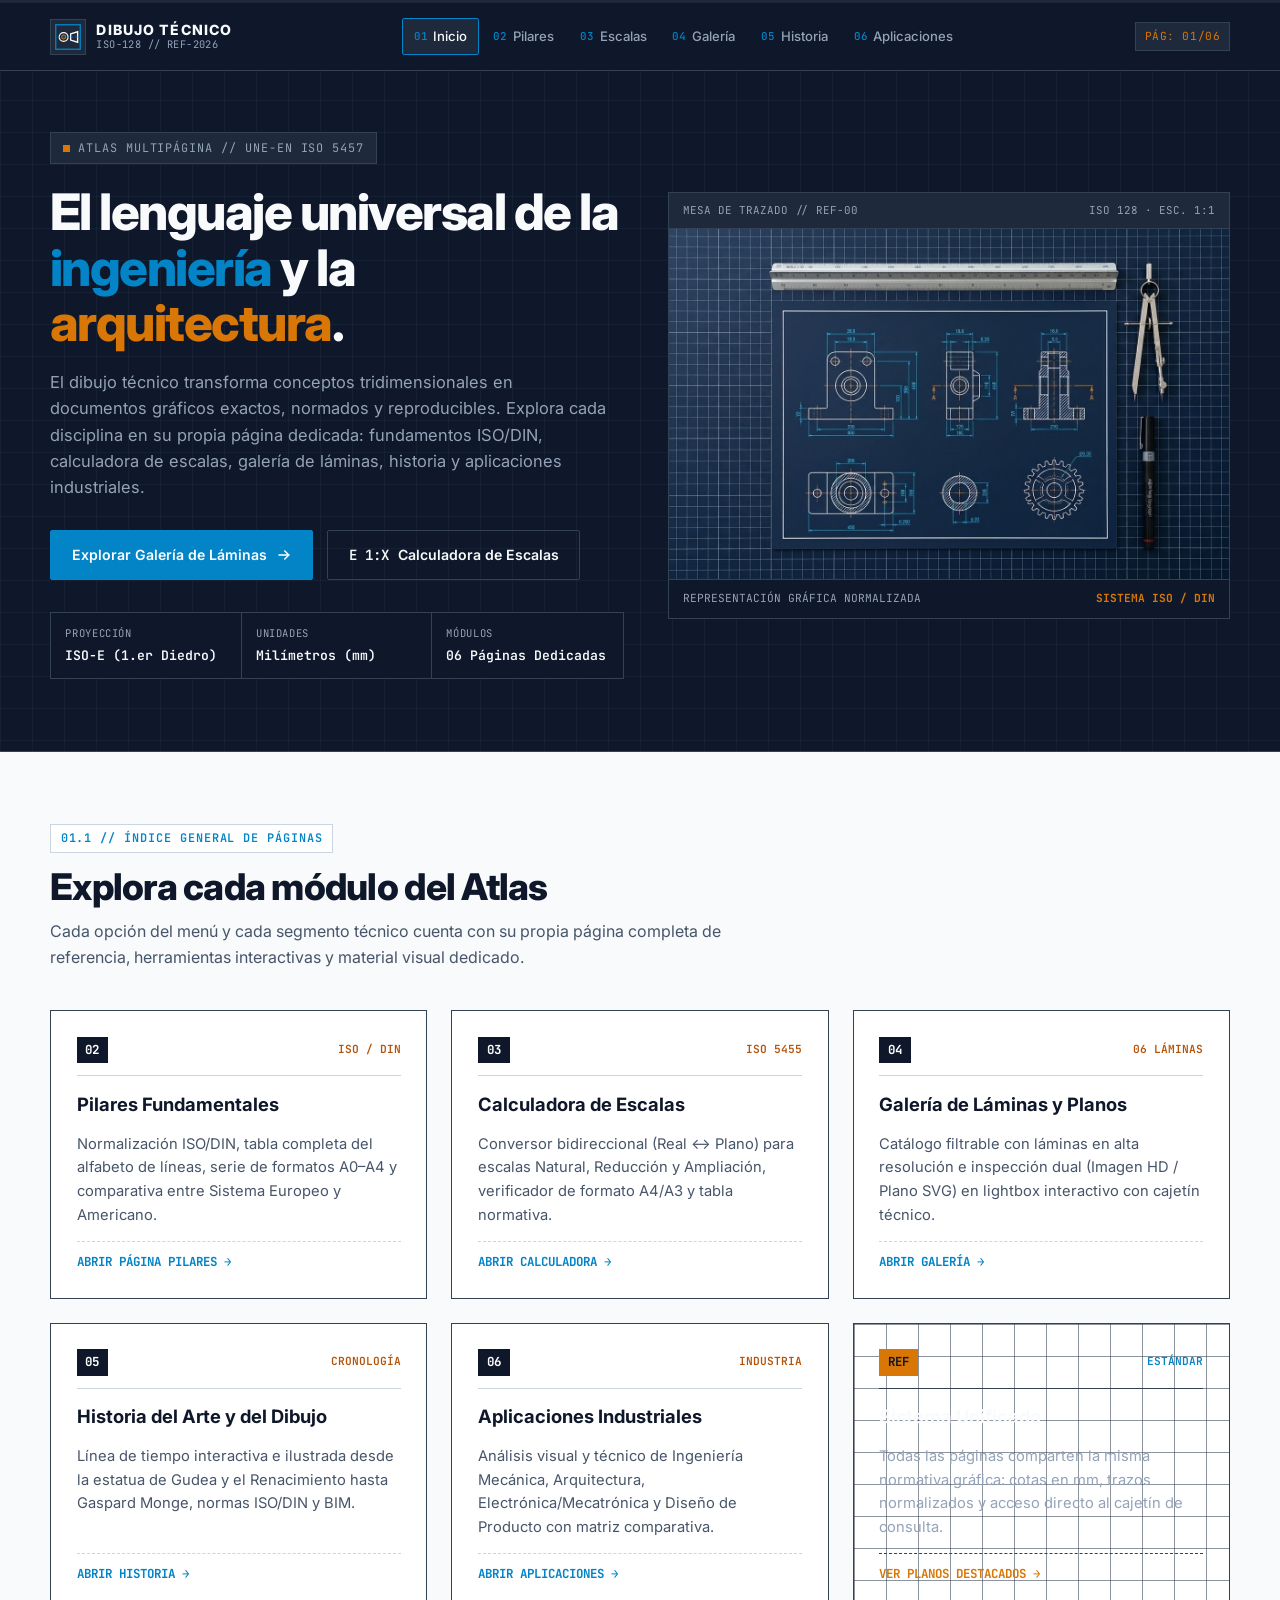
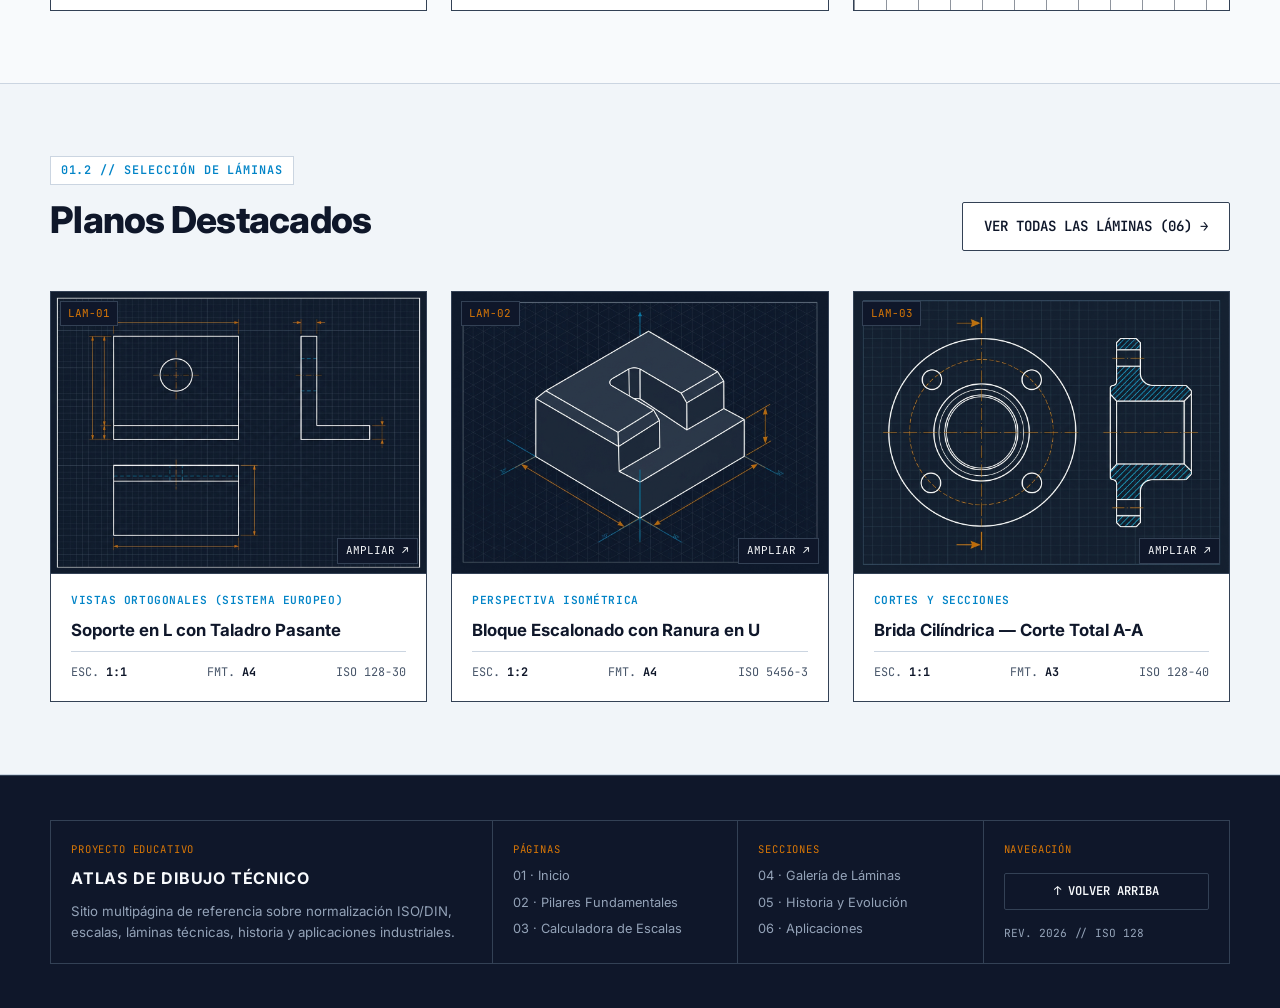
<file: index.html>
<!DOCTYPE html>
<html lang="es">
<head>
  <meta charset="UTF-8" />
  <meta name="viewport" content="width=device-width, initial-scale=1.0" />
  <title>Inicio // DIBUJO TÉCNICO — Atlas de Referencia ISO/DIN</title>
  <meta name="description" content="Portal educativo y de referencia técnica sobre Dibujo Técnico: pilares normativos ISO/DIN, calculadora de escalas, galería de planos, historia y aplicaciones." />
  <link rel="preconnect" href="https://fonts.googleapis.com" />
  <link rel="preconnect" href="https://fonts.gstatic.com" crossorigin />
  <link href="https://fonts.googleapis.com/css2?family=Inter:wght@400;500;600;700;800&family=JetBrains+Mono:wght@400;500;600;700&display=swap" rel="stylesheet" />
  <link rel="stylesheet" href="styles.css" />
</head>
<body data-page="inicio">
  <div class="reading-progress" aria-hidden="true">
    <div class="reading-progress__bar" id="readingProgressBar"></div>
  </div>

  <header class="site-header">
    <div class="container header-inner">
      <a href="index.html" class="brand" aria-label="Inicio - Dibujo Técnico">
        <span class="brand__mark" aria-hidden="true">
          <svg viewBox="0 0 32 32" width="28" height="28" fill="none">
            <rect x="2" y="2" width="28" height="28" stroke="#0284C7" stroke-width="1.5" />
            <circle cx="11" cy="16" r="5" stroke="#F8FAFC" stroke-width="1.5" />
            <circle cx="11" cy="16" r="2.2" stroke="#D97706" stroke-width="1.2" />
            <polygon points="19,12.5 27,10 27,22 19,19.5" stroke="#F8FAFC" stroke-width="1.5" fill="none" />
            <line x1="4" y1="16" x2="29" y2="16" stroke="#0284C7" stroke-width="0.9" stroke-dasharray="3 2" />
          </svg>
        </span>
        <span class="brand__text">
          <span class="brand__title">DIBUJO TÉCNICO</span>
          <span class="brand__code mono">ISO-128 // REF-2026</span>
        </span>
      </a>

      <nav class="main-nav" id="mainNav" aria-label="Navegación principal">
        <ul class="nav-list">
          <li><a href="index.html" class="nav-link is-active"><span class="mono nav-num">01</span> Inicio</a></li>
          <li><a href="pilares.html" class="nav-link"><span class="mono nav-num">02</span> Pilares</a></li>
          <li><a href="calculadora.html" class="nav-link"><span class="mono nav-num">03</span> Escalas</a></li>
          <li><a href="galeria.html" class="nav-link"><span class="mono nav-num">04</span> Galería</a></li>
          <li><a href="historia.html" class="nav-link"><span class="mono nav-num">05</span> Historia</a></li>
          <li><a href="aplicaciones.html" class="nav-link"><span class="mono nav-num">06</span> Aplicaciones</a></li>
        </ul>
      </nav>

      <div class="header-meta">
        <span class="status-pill mono">PÁG: 01/06</span>
        <button class="menu-toggle" id="menuToggle" type="button" aria-label="Abrir menú" aria-expanded="false" aria-controls="mainNav">
          <span class="menu-toggle__line"></span>
          <span class="menu-toggle__line"></span>
          <span class="menu-toggle__line"></span>
        </button>
      </div>
    </div>
  </header>

  <main>
    <!-- Hero Principal -->
    <section class="hero-section blueprint-grid">
      <div class="container hero-grid">
        <div class="hero-content">
          <div class="tech-kicker mono">
            <span class="kicker-dot"></span>
            ATLAS MULTIPÁGINA // UNE-EN ISO 5457
          </div>
          <h1 class="hero-title">
            El lenguaje universal de la <span class="text-accent-cyan">ingeniería</span> y la <span class="text-accent-amber">arquitectura</span>.
          </h1>
          <p class="hero-subtitle">
            El dibujo técnico transforma conceptos tridimensionales en documentos gráficos exactos,
            normados y reproducibles. Explora cada disciplina en su propia página dedicada: fundamentos
            ISO/DIN, calculadora de escalas, galería de láminas, historia y aplicaciones industriales.
          </p>

          <div class="hero-actions">
            <a href="galeria.html" class="btn btn-primary">
              <span>Explorar Galería de Láminas</span>
              <svg viewBox="0 0 20 20" width="16" height="16" fill="none" aria-hidden="true">
                <path d="M4 10H16M16 10L11 5M16 10L11 15" stroke="currentColor" stroke-width="1.8" stroke-linecap="square" />
              </svg>
            </a>
            <a href="calculadora.html" class="btn btn-outline-light">
              <span class="mono">E 1:X</span> Calculadora de Escalas
            </a>
          </div>

          <dl class="hero-specs mono">
            <div class="hero-spec-item">
              <dt>PROYECCIÓN</dt>
              <dd>ISO-E (1.er Diedro)</dd>
            </div>
            <div class="hero-spec-item">
              <dt>UNIDADES</dt>
              <dd>Milímetros (mm)</dd>
            </div>
            <div class="hero-spec-item">
              <dt>MÓDULOS</dt>
              <dd>06 Páginas Dedicadas</dd>
            </div>
          </dl>
        </div>

        <!-- Multimedia Hero generado -->
        <div class="hero-visual">
          <div class="blueprint-frame">
            <div class="blueprint-frame__bar mono">
              <span>MESA DE TRAZADO // REF-00</span>
              <span>ISO 128 · ESC. 1:1</span>
            </div>
            <div class="blueprint-frame__media">
              <img src="assets/images/hero-blueprint.jpg" alt="Mesa de dibujo técnico con planos blueprint, escalímetro y compás de precisión" />
            </div>
            <div class="blueprint-frame__footer mono">
              <span>REPRESENTACIÓN GRÁFICA NORMALIZADA</span>
              <strong>SISTEMA ISO / DIN</strong>
            </div>
          </div>
        </div>
      </div>
    </section>

    <!-- Mapa de Páginas y Segmentos -->
    <section class="paper-section">
      <div class="container">
        <div class="section-header">
          <span class="section-tag mono">01.1 // ÍNDICE GENERAL DE PÁGINAS</span>
          <h2 class="section-title">Explora cada módulo del Atlas</h2>
          <p class="section-lead">
            Cada opción del menú y cada segmento técnico cuenta con su propia página completa de referencia, herramientas interactivas y material visual dedicado.
          </p>
        </div>

        <div class="hub-grid">
          <a href="pilares.html" class="hub-card">
            <div class="hub-card__top mono">
              <span class="hub-num">02</span>
              <span class="hub-tag">ISO / DIN</span>
            </div>
            <h3>Pilares Fundamentales</h3>
            <p>Normalización ISO/DIN, tabla completa del alfabeto de líneas, serie de formatos A0–A4 y comparativa entre Sistema Europeo y Americano.</p>
            <span class="hub-link mono">ABRIR PÁGINA PILARES →</span>
          </a>

          <a href="calculadora.html" class="hub-card">
            <div class="hub-card__top mono">
              <span class="hub-num">03</span>
              <span class="hub-tag">ISO 5455</span>
            </div>
            <h3>Calculadora de Escalas</h3>
            <p>Conversor bidireccional (Real ↔ Plano) para escalas Natural, Reducción y Ampliación, verificador de formato A4/A3 y tabla normativa.</p>
            <span class="hub-link mono">ABRIR CALCULADORA →</span>
          </a>

          <a href="galeria.html" class="hub-card">
            <div class="hub-card__top mono">
              <span class="hub-num">04</span>
              <span class="hub-tag">06 LÁMINAS</span>
            </div>
            <h3>Galería de Láminas y Planos</h3>
            <p>Catálogo filtrable con láminas en alta resolución e inspección dual (Imagen HD / Plano SVG) en lightbox interactivo con cajetín técnico.</p>
            <span class="hub-link mono">ABRIR GALERÍA →</span>
          </a>

          <a href="historia.html" class="hub-card">
            <div class="hub-card__top mono">
              <span class="hub-num">05</span>
              <span class="hub-tag">CRONOLOGÍA</span>
            </div>
            <h3>Historia del Arte y del Dibujo</h3>
            <p>Línea de tiempo interactiva e ilustrada desde la estatua de Gudea y el Renacimiento hasta Gaspard Monge, normas ISO/DIN y BIM.</p>
            <span class="hub-link mono">ABRIR HISTORIA →</span>
          </a>

          <a href="aplicaciones.html" class="hub-card">
            <div class="hub-card__top mono">
              <span class="hub-num">06</span>
              <span class="hub-tag">INDUSTRIA</span>
            </div>
            <h3>Aplicaciones Industriales</h3>
            <p>Análisis visual y técnico de Ingeniería Mecánica, Arquitectura, Electrónica/Mecatrónica y Diseño de Producto con matriz comparativa.</p>
            <span class="hub-link mono">ABRIR APLICACIONES →</span>
          </a>

          <div class="hub-card blueprint-grid">
            <div class="hub-card__top mono" style="border-bottom-color: #334155;">
              <span class="hub-num" style="background-color: #D97706; color: #0F172A;">REF</span>
              <span class="hub-tag" style="color: #0284C7;">ESTÁNDAR</span>
            </div>
            <h3 style="color: #F8FAFC;">Sistema Unificado</h3>
            <p style="color: #94A3B8;">Todas las páginas comparten la misma normativa gráfica: cotas en mm, trazos normalizados y acceso directo al cajetín de consulta.</p>
            <a href="galeria.html" class="hub-link mono" style="border-top-color: #334155; color: #D97706;">VER PLANOS DESTACADOS →</a>
          </div>
        </div>
      </div>
    </section>

    <!-- Vista Previa de Galería -->
    <section class="surface-section">
      <div class="container">
        <div class="section-header section-header--split">
          <div>
            <span class="section-tag mono">01.2 // SELECCIÓN DE LÁMINAS</span>
            <h2 class="section-title">Planos Destacados</h2>
          </div>
          <a href="galeria.html" class="btn btn-outline-dark mono">VER TODAS LAS LÁMINAS (06) →</a>
        </div>

        <div class="gallery-grid" id="homeFeaturedGallery"></div>
      </div>
    </section>
  </main>

  <footer class="site-footer">
    <div class="container">
      <div class="footer-titleblock">
        <div class="ftb-cell">
          <span class="ftb-label mono">PROYECTO EDUCATIVO</span>
          <strong class="ftb-title">ATLAS DE DIBUJO TÉCNICO</strong>
          <p class="ftb-desc">Sitio multipágina de referencia sobre normalización ISO/DIN, escalas, láminas técnicas, historia y aplicaciones industriales.</p>
        </div>
        <div class="ftb-cell">
          <span class="ftb-label mono">PÁGINAS</span>
          <ul class="ftb-links">
            <li><a href="index.html">01 · Inicio</a></li>
            <li><a href="pilares.html">02 · Pilares Fundamentales</a></li>
            <li><a href="calculadora.html">03 · Calculadora de Escalas</a></li>
          </ul>
        </div>
        <div class="ftb-cell">
          <span class="ftb-label mono">SECCIONES</span>
          <ul class="ftb-links">
            <li><a href="galeria.html">04 · Galería de Láminas</a></li>
            <li><a href="historia.html">05 · Historia y Evolución</a></li>
            <li><a href="aplicaciones.html">06 · Aplicaciones</a></li>
          </ul>
        </div>
        <div class="ftb-cell ftb-cell--action">
          <span class="ftb-label mono">NAVEGACIÓN</span>
          <a href="#top" class="btn btn-outline-light btn-sm mono" onclick="window.scrollTo({top:0,behavior:'smooth'});return false;">↑ VOLVER ARRIBA</a>
          <span class="ftb-copy mono">REV. 2026 // ISO 128</span>
        </div>
      </div>
    </div>
  </footer>

  <!-- Modal compartido para abrir las láminas destacadas directamente -->
  <div class="modal-backdrop" id="plateModal" role="dialog" aria-modal="true" aria-labelledby="modalTitle" hidden>
    <div class="modal-sheet">
      <div class="modal-topbar mono">
        <div class="modal-topbar__left">
          <span id="modalCode">LAM-01</span>
          <span class="sep">//</span>
          <span id="modalCategory">VISTAS ORTOGONALES</span>
        </div>
        <div class="modal-topbar__actions">
          <button type="button" class="modal-ctrl-btn mono" id="modalModeBtn" aria-pressed="false">VER SVG</button>
          <button type="button" class="modal-ctrl-btn mono" id="modalZoomBtn" aria-pressed="false">ZOOM 100%</button>
          <button type="button" class="modal-ctrl-btn mono" id="modalPrevBtn" aria-label="Lámina anterior">← ANT</button>
          <button type="button" class="modal-ctrl-btn mono" id="modalNextBtn" aria-label="Lámina siguiente">SIG →</button>
          <button type="button" class="modal-close-btn mono" id="modalCloseBtn" aria-label="Cerrar lámina">✕ ESC</button>
        </div>
      </div>
      <div class="modal-canvas-wrap">
        <div class="sheet-coords-top mono" aria-hidden="true"><span>1</span><span>2</span><span>3</span><span>4</span></div>
        <div class="modal-svg-stage" id="modalSvgStage"></div>
      </div>
      <div class="modal-titleblock">
        <div class="mtb-main">
          <span class="mtb-label mono">TÍTULO DE LA LÁMINA</span>
          <h3 id="modalTitle">Título</h3>
          <p id="modalDescription"></p>
        </div>
        <div class="mtb-meta mono">
          <div class="mtb-cell"><span class="mtb-label">ESCALA</span><strong id="modalScale">1:1</strong></div>
          <div class="mtb-cell"><span class="mtb-label">FORMATO</span><strong id="modalFormat">A4</strong></div>
          <div class="mtb-cell"><span class="mtb-label">NORMA</span><strong id="modalNorm">ISO 128</strong></div>
          <div class="mtb-cell"><span class="mtb-label">SISTEMA</span><strong id="modalSystem">ISO-E</strong></div>
        </div>
        <div class="mtb-strokes">
          <span class="mtb-label mono">DESCRIPCIÓN DE TRAZOS Y CONVENCIONES</span>
          <ul id="modalStrokesList" class="strokes-list"></ul>
        </div>
      </div>
    </div>
  </div>

  <script src="script.js"></script>
</body>
</html>
</file>
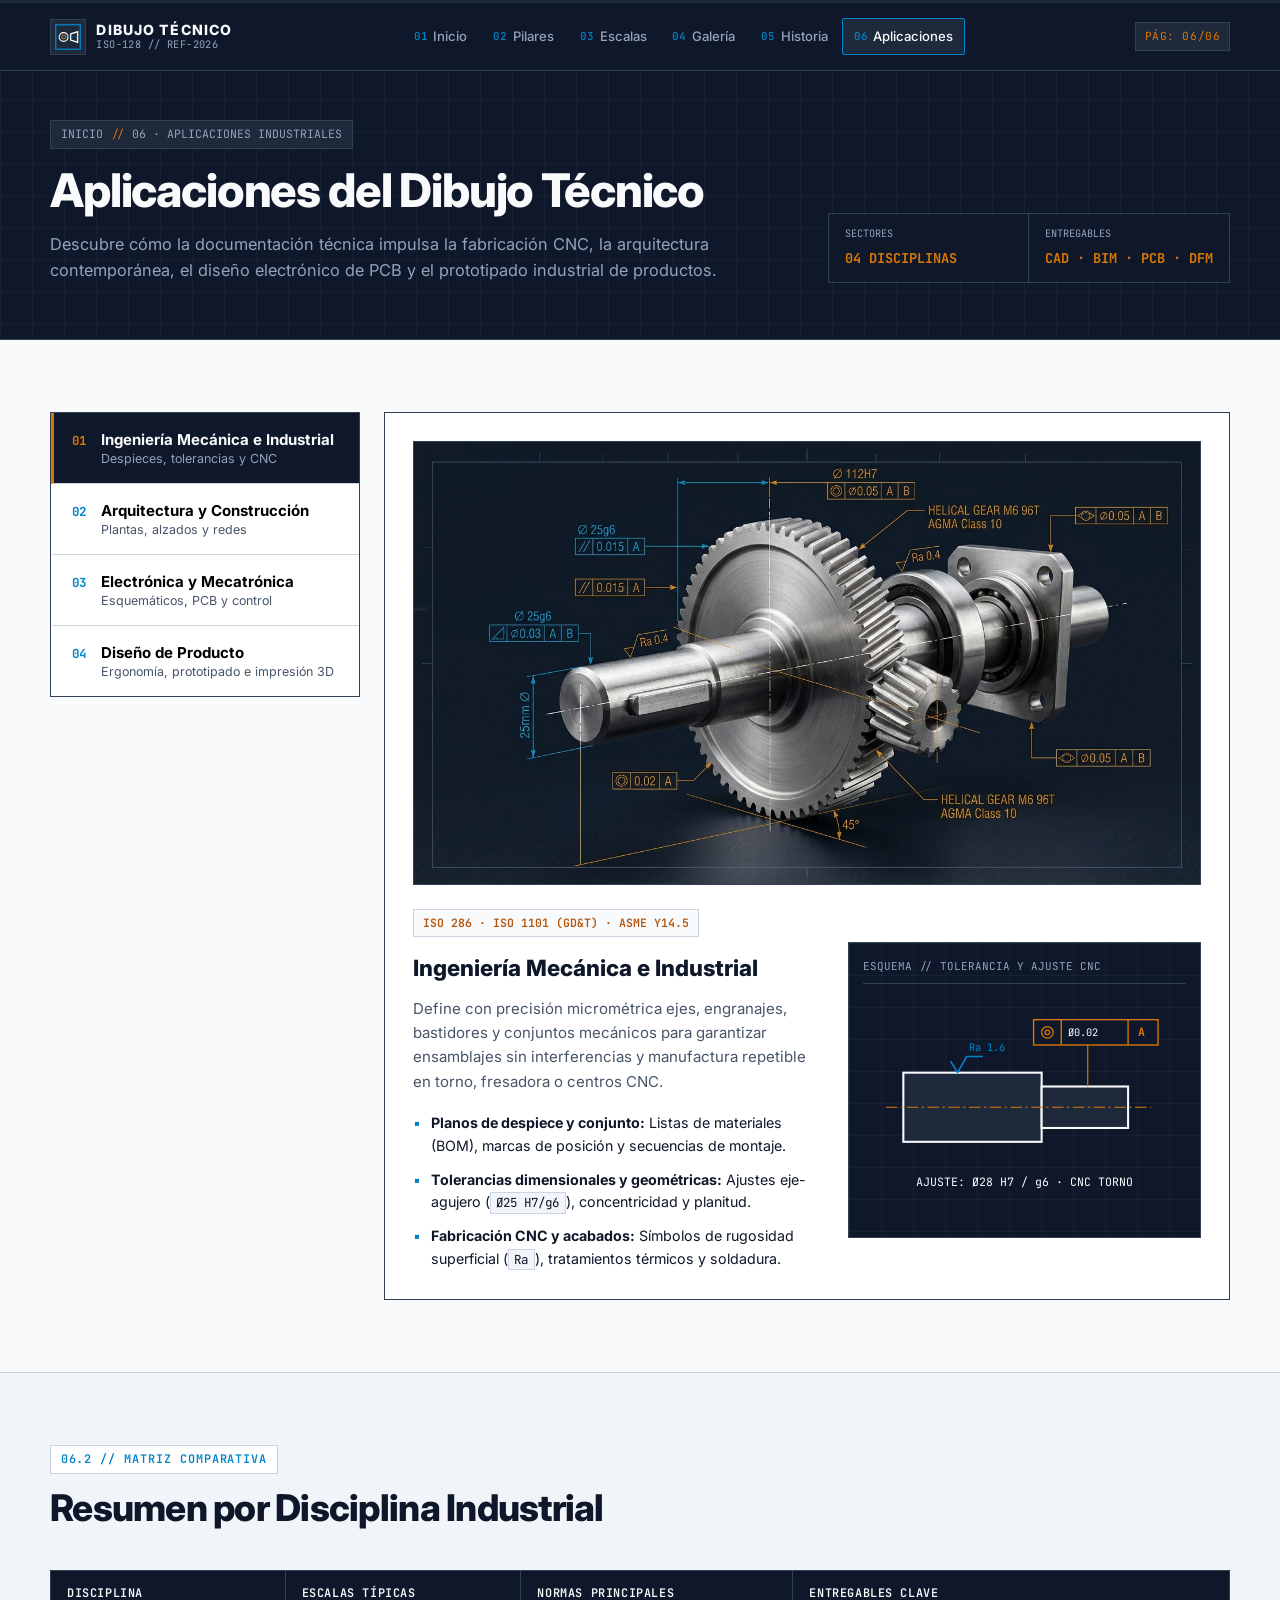
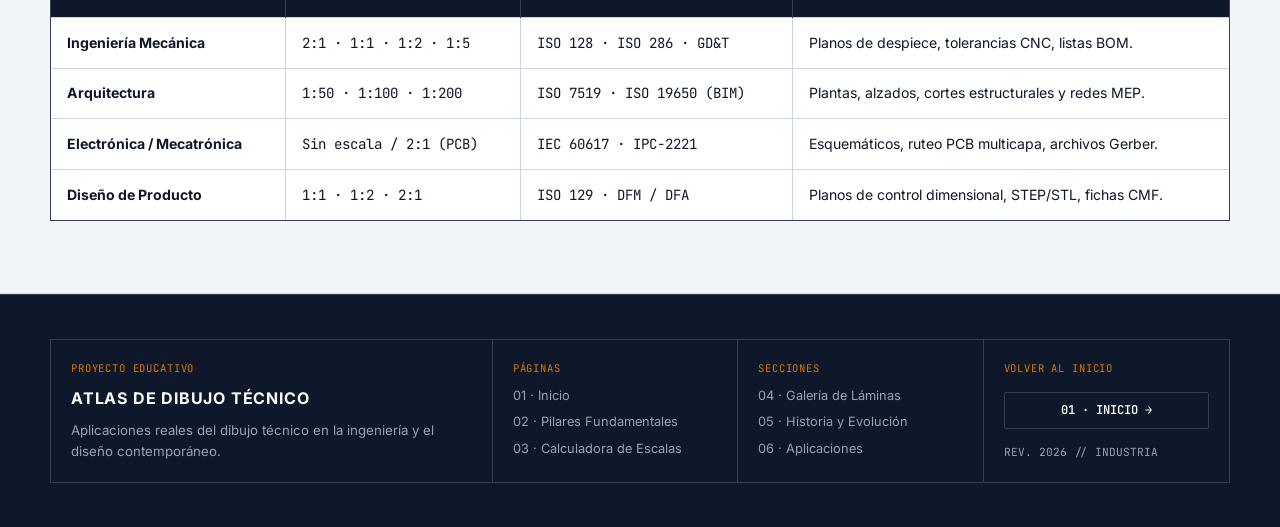
<file: aplicaciones.html>
<!DOCTYPE html>
<html lang="es">
<head>
  <meta charset="UTF-8" />
  <meta name="viewport" content="width=device-width, initial-scale=1.0" />
  <title>Aplicaciones Industriales // DIBUJO TÉCNICO</title>
  <meta name="description" content="Aplicaciones modernas del Dibujo Técnico en Ingeniería Mecánica e Industrial, Arquitectura y Construcción, Electrónica/Mecatrónica y Diseño de Producto." />
  <link rel="preconnect" href="https://fonts.googleapis.com" />
  <link rel="preconnect" href="https://fonts.gstatic.com" crossorigin />
  <link href="https://fonts.googleapis.com/css2?family=Inter:wght@400;500;600;700;800&family=JetBrains+Mono:wght@400;500;600;700&display=swap" rel="stylesheet" />
  <link rel="stylesheet" href="styles.css" />
</head>
<body data-page="aplicaciones">
  <div class="reading-progress" aria-hidden="true">
    <div class="reading-progress__bar" id="readingProgressBar"></div>
  </div>

  <header class="site-header">
    <div class="container header-inner">
      <a href="index.html" class="brand">
        <span class="brand__mark" aria-hidden="true">
          <svg viewBox="0 0 32 32" width="28" height="28" fill="none">
            <rect x="2" y="2" width="28" height="28" stroke="#0284C7" stroke-width="1.5" />
            <circle cx="11" cy="16" r="5" stroke="#F8FAFC" stroke-width="1.5" />
            <circle cx="11" cy="16" r="2.2" stroke="#D97706" stroke-width="1.2" />
            <polygon points="19,12.5 27,10 27,22 19,19.5" stroke="#F8FAFC" stroke-width="1.5" fill="none" />
            <line x1="4" y1="16" x2="29" y2="16" stroke="#0284C7" stroke-width="0.9" stroke-dasharray="3 2" />
          </svg>
        </span>
        <span class="brand__text">
          <span class="brand__title">DIBUJO TÉCNICO</span>
          <span class="brand__code mono">ISO-128 // REF-2026</span>
        </span>
      </a>

      <nav class="main-nav" id="mainNav" aria-label="Navegación principal">
        <ul class="nav-list">
          <li><a href="index.html" class="nav-link"><span class="mono nav-num">01</span> Inicio</a></li>
          <li><a href="pilares.html" class="nav-link"><span class="mono nav-num">02</span> Pilares</a></li>
          <li><a href="calculadora.html" class="nav-link"><span class="mono nav-num">03</span> Escalas</a></li>
          <li><a href="galeria.html" class="nav-link"><span class="mono nav-num">04</span> Galería</a></li>
          <li><a href="historia.html" class="nav-link"><span class="mono nav-num">05</span> Historia</a></li>
          <li><a href="aplicaciones.html" class="nav-link is-active"><span class="mono nav-num">06</span> Aplicaciones</a></li>
        </ul>
      </nav>

      <div class="header-meta">
        <span class="status-pill mono">PÁG: 06/06</span>
        <button class="menu-toggle" id="menuToggle" type="button" aria-label="Abrir menú" aria-expanded="false" aria-controls="mainNav">
          <span class="menu-toggle__line"></span>
          <span class="menu-toggle__line"></span>
          <span class="menu-toggle__line"></span>
        </button>
      </div>
    </div>
  </header>

  <main>
    <section class="page-hero blueprint-grid">
      <div class="container page-hero__inner">
        <div class="page-hero__text">
          <div class="breadcrumb mono">
            <a href="index.html">INICIO</a> <span class="sep">//</span> <span>06 · APLICACIONES INDUSTRIALES</span>
          </div>
          <h1>Aplicaciones del Dibujo Técnico</h1>
          <p>
            Descubre cómo la documentación técnica impulsa la fabricación CNC, la arquitectura contemporánea, el diseño electrónico de PCB y el prototipado industrial de productos.
          </p>
        </div>
        <div class="page-hero__meta mono">
          <div class="meta-box">
            <span>SECTORES</span>
            <strong>04 DISCIPLINAS</strong>
          </div>
          <div class="meta-box">
            <span>ENTREGABLES</span>
            <strong>CAD · BIM · PCB · DFM</strong>
          </div>
        </div>
      </div>
    </section>

    <section class="paper-section">
      <div class="container">
        <div class="apps-layout">
          <!-- Pestañas -->
          <div class="apps-tabs" role="tablist" aria-label="Industrias de aplicación">
            <button type="button" class="app-tab is-active" role="tab" aria-selected="true" aria-controls="panel-mecanica" id="tab-mecanica">
              <span class="app-tab__num mono">01</span>
              <span class="app-tab__content">
                <strong>Ingeniería Mecánica e Industrial</strong>
                <span>Despieces, tolerancias y CNC</span>
              </span>
            </button>

            <button type="button" class="app-tab" role="tab" aria-selected="false" aria-controls="panel-arquitectura" id="tab-arquitectura">
              <span class="app-tab__num mono">02</span>
              <span class="app-tab__content">
                <strong>Arquitectura y Construcción</strong>
                <span>Plantas, alzados y redes</span>
              </span>
            </button>

            <button type="button" class="app-tab" role="tab" aria-selected="false" aria-controls="panel-electronica" id="tab-electronica">
              <span class="app-tab__num mono">03</span>
              <span class="app-tab__content">
                <strong>Electrónica y Mecatrónica</strong>
                <span>Esquemáticos, PCB y control</span>
              </span>
            </button>

            <button type="button" class="app-tab" role="tab" aria-selected="false" aria-controls="panel-producto" id="tab-producto">
              <span class="app-tab__num mono">04</span>
              <span class="app-tab__content">
                <strong>Diseño de Producto</strong>
                <span>Ergonomía, prototipado e impresión 3D</span>
              </span>
            </button>
          </div>

          <!-- Paneles -->
          <div class="apps-panels">
            <!-- Panel 1: Mecánica -->
            <div class="app-panel is-active" id="panel-mecanica" role="tabpanel" aria-labelledby="tab-mecanica">
              <div class="app-panel__media">
                <img src="assets/images/app-mecanica.jpg" alt="Conjunto mecánico mecanizado en CNC con cotas y tolerancias técnicas superpuestas" />
              </div>
              <div class="app-panel__grid">
                <div class="app-panel__info">
                  <span class="app-norm mono">ISO 286 · ISO 1101 (GD&amp;T) · ASME Y14.5</span>
                  <h3>Ingeniería Mecánica e Industrial</h3>
                  <p>
                    Define con precisión micrométrica ejes, engranajes, bastidores y conjuntos mecánicos para garantizar ensamblajes sin interferencias y manufactura repetible en torno, fresadora o centros CNC.
                  </p>
                  <ul class="app-checklist">
                    <li><strong>Planos de despiece y conjunto:</strong> Listas de materiales (BOM), marcas de posición y secuencias de montaje.</li>
                    <li><strong>Tolerancias dimensionales y geométricas:</strong> Ajustes eje-agujero (<code>Ø25 H7/g6</code>), concentricidad y planitud.</li>
                    <li><strong>Fabricación CNC y acabados:</strong> Símbolos de rugosidad superficial (<code>Ra</code>), tratamientos térmicos y soldadura.</li>
                  </ul>
                </div>
                <div class="app-panel__diagram blueprint-grid">
                  <div class="diagram-caption mono">ESQUEMA // TOLERANCIA Y AJUSTE CNC</div>
                  <svg viewBox="0 0 280 200" role="img" aria-label="Esquema de eje con marco GD&T y rugosidad">
                    <rect x="35" y="70" width="120" height="60" fill="#1E293B" stroke="#F8FAFC" stroke-width="1.8" />
                    <rect x="155" y="82" width="75" height="36" fill="#1E293B" stroke="#F8FAFC" stroke-width="1.8" />
                    <line x1="20" y1="100" x2="250" y2="100" stroke="#D97706" stroke-width="1" stroke-dasharray="10 3 2 3" />
                    <polyline points="82,70 90,56 104,56" fill="none" stroke="#0284C7" stroke-width="1.4" />
                    <polyline points="82,70 76,60" fill="none" stroke="#0284C7" stroke-width="1.4" />
                    <text x="92" y="51" fill="#0284C7" font-family="JetBrains Mono, monospace" font-size="9">Ra 1.6</text>
                    <rect x="148" y="24" width="108" height="22" fill="#0F172A" stroke="#D97706" stroke-width="1.2" />
                    <line x1="172" y1="24" x2="172" y2="46" stroke="#D97706" stroke-width="1.2" />
                    <line x1="230" y1="24" x2="230" y2="46" stroke="#D97706" stroke-width="1.2" />
                    <circle cx="160" cy="35" r="5" fill="none" stroke="#D97706" stroke-width="1.1" />
                    <circle cx="160" cy="35" r="2" fill="none" stroke="#D97706" stroke-width="1.1" />
                    <text x="178" y="38" fill="#F8FAFC" font-family="JetBrains Mono, monospace" font-size="9">Ø0.02</text>
                    <text x="239" y="38" fill="#D97706" font-family="JetBrains Mono, monospace" font-size="10" font-weight="700">A</text>
                    <polyline points="195,82 195,46" fill="none" stroke="#D97706" stroke-width="1" />
                    <text x="140" y="168" text-anchor="middle" fill="#F8FAFC" font-family="JetBrains Mono, monospace" font-size="10">AJUSTE: Ø28 H7 / g6 · CNC TORNO</text>
                  </svg>
                </div>
              </div>
            </div>

            <!-- Panel 2: Arquitectura -->
            <div class="app-panel" id="panel-arquitectura" role="tabpanel" aria-labelledby="tab-arquitectura" hidden>
              <div class="app-panel__media">
                <img src="assets/images/app-arquitectura.jpg" alt="Modelo arquitectónico estructural con líneas de alzado y ejes constructivos" />
              </div>
              <div class="app-panel__grid">
                <div class="app-panel__info">
                  <span class="app-norm mono">ISO 7519 · ISO 4157 · BIM ISO 19650</span>
                  <h3>Arquitectura y Construcción</h3>
                  <p>
                    Coordina el diseño espacial, el cálculo estructural y la ejecución en obra mediante escalas de reducción (<code>1:50</code>, <code>1:100</code>, <code>1:200</code>) y simbología estandarizada de muros, vanos y niveles.
                  </p>
                  <ul class="app-checklist">
                    <li><strong>Plantas y alzados:</strong> Distribución funcional, ejes estructurales, cotas acumuladas y fachadas.</li>
                    <li><strong>Cortes estructurales:</strong> Secciones que muestran cimentación, losas, cubiertas y alturas libres.</li>
                    <li><strong>Redes eléctricas y sanitarias:</strong> Diagramas unifilares, acometidas, desagües y climatización (MEP).</li>
                  </ul>
                </div>
                <div class="app-panel__diagram blueprint-grid">
                  <div class="diagram-caption mono">ESQUEMA // PLANTA Y EJES ESTRUCTURALES</div>
                  <svg viewBox="0 0 280 200" role="img" aria-label="Esquema arquitectónico con muros, puerta y ejes">
                    <line x1="46" y1="24" x2="46" y2="170" stroke="#0284C7" stroke-width="0.9" stroke-dasharray="6 3 2 3" />
                    <line x1="234" y1="24" x2="234" y2="170" stroke="#0284C7" stroke-width="0.9" stroke-dasharray="6 3 2 3" />
                    <circle cx="46" cy="24" r="9" fill="#0F172A" stroke="#0284C7" stroke-width="1.1" />
                    <text x="46" y="27" text-anchor="middle" fill="#F8FAFC" font-family="JetBrains Mono, monospace" font-size="9">A</text>
                    <circle cx="234" cy="24" r="9" fill="#0F172A" stroke="#0284C7" stroke-width="1.1" />
                    <text x="234" y="27" text-anchor="middle" fill="#F8FAFC" font-family="JetBrains Mono, monospace" font-size="9">B</text>
                    <path d="M 46 52 H 234 V 148 H 146 M 106 148 H 46 V 52" fill="none" stroke="#F8FAFC" stroke-width="6" />
                    <rect x="108" y="49" width="64" height="6" fill="#0F172A" stroke="#0284C7" stroke-width="1.2" />
                    <line x1="106" y1="148" x2="106" y2="108" stroke="#D97706" stroke-width="2" />
                    <path d="M 106 108 A 40 40 0 0 1 146 148" fill="none" stroke="#D97706" stroke-width="1.1" stroke-dasharray="4 3" />
                    <line x1="46" y1="176" x2="234" y2="176" stroke="#D97706" stroke-width="1" />
                    <text x="140" y="191" text-anchor="middle" fill="#D97706" font-family="JetBrains Mono, monospace" font-size="10">LUZ ESTRUCTURAL: 5.40 m (E 1:50)</text>
                  </svg>
                </div>
              </div>
            </div>

            <!-- Panel 3: Electrónica -->
            <div class="app-panel" id="panel-electronica" role="tabpanel" aria-labelledby="tab-electronica" hidden>
              <div class="app-panel__media">
                <img src="assets/images/app-electronica.jpg" alt="Placa de circuito impreso PCB con pistas en cian, pads dorados y microcontrolador" />
              </div>
              <div class="app-panel__grid">
                <div class="app-panel__info">
                  <span class="app-norm mono">IEC 60617 · IPC-2221 · ISO 1219</span>
                  <h3>Electrónica y Mecatrónica</h3>
                  <p>
                    Representa relaciones lógicas, flujo de señales, distribución de potencia y trazado físico de pistas de cobre en placas de circuito impreso y sistemas automatizados.
                  </p>
                  <ul class="app-checklist">
                    <li><strong>Diagramas esquemáticos:</strong> Simbología normalizada IEC para componentes activos, pasivos y sensores.</li>
                    <li><strong>Diseño de PCB:</strong> Huellas (<em>footprints</em>), capas de cobre, vías, impedancia controlada y archivos Gerber.</li>
                    <li><strong>Automatización:</strong> Esquemas de cableado PLC, neumática/hidráulica (ISO 1219) y tableros de control.</li>
                  </ul>
                </div>
                <div class="app-panel__diagram blueprint-grid">
                  <div class="diagram-caption mono">ESQUEMA // CIRCUITO IEC 60617</div>
                  <svg viewBox="0 0 280 200" role="img" aria-label="Diagrama esquemático de microcontrolador y componentes">
                    <rect x="108" y="54" width="64" height="72" fill="#1E293B" stroke="#F8FAFC" stroke-width="1.6" />
                    <text x="140" y="94" text-anchor="middle" fill="#F8FAFC" font-family="JetBrains Mono, monospace" font-size="10" font-weight="600">MCU-01</text>
                    <line x1="78" y1="72" x2="108" y2="72" stroke="#0284C7" stroke-width="1.5" />
                    <line x1="78" y1="108" x2="108" y2="108" stroke="#0284C7" stroke-width="1.5" />
                    <rect x="44" y="66" width="34" height="12" fill="#0F172A" stroke="#D97706" stroke-width="1.4" />
                    <line x1="26" y1="72" x2="44" y2="72" stroke="#0284C7" stroke-width="1.5" />
                    <text x="61" y="58" text-anchor="middle" fill="#D97706" font-family="JetBrains Mono, monospace" font-size="9">R1 10kΩ</text>
                    <line x1="78" y1="108" x2="78" y2="128" stroke="#0284C7" stroke-width="1.5" />
                    <line x1="68" y1="128" x2="88" y2="128" stroke="#F8FAFC" stroke-width="2" />
                    <line x1="68" y1="135" x2="88" y2="135" stroke="#F8FAFC" stroke-width="2" />
                    <line x1="78" y1="135" x2="78" y2="152" stroke="#0284C7" stroke-width="1.5" />
                    <line x1="68" y1="152" x2="88" y2="152" stroke="#F8FAFC" stroke-width="1.5" />
                    <line x1="172" y1="72" x2="236" y2="72" stroke="#0284C7" stroke-width="1.5" />
                    <line x1="172" y1="108" x2="236" y2="108" stroke="#0284C7" stroke-width="1.5" />
                    <circle cx="240" cy="72" r="4" fill="none" stroke="#D97706" stroke-width="1.5" />
                    <circle cx="240" cy="108" r="4" fill="none" stroke="#D97706" stroke-width="1.5" />
                    <text x="140" y="182" text-anchor="middle" fill="#F8FAFC" font-family="JetBrains Mono, monospace" font-size="10">ESQUEMÁTICO IEC 60617 · 2 CAPAS</text>
                  </svg>
                </div>
              </div>
            </div>

            <!-- Panel 4: Diseño de Producto -->
            <div class="app-panel" id="panel-producto" role="tabpanel" aria-labelledby="tab-producto" hidden>
              <div class="app-panel__media">
                <img src="assets/images/app-producto.svg" alt="Plano técnico de diseño de producto ergonómico con radios de curvatura y sección snap-fit" />
              </div>
              <div class="app-panel__grid">
                <div class="app-panel__info">
                  <span class="app-norm mono">DFM / DFA · STEP / STL · ERGONOMÍA</span>
                  <h3>Diseño de Producto Industrial</h3>
                  <p>
                    Integra ergonomía, estética formal y viabilidad productiva. Desde bocetos ortogonales de proporción hasta planos de control dimensional para impresión 3D y moldes de inyección.
                  </p>
                  <ul class="app-checklist">
                    <li><strong>Ergonomía y antropometría:</strong> Radios de agarre, superficies clase A y curvas de contacto humano.</li>
                    <li><strong>Prototipado rápido e impresión 3D:</strong> Control de espesores de pared, holguras y encajes <em>snap-fit</em>.</li>
                    <li><strong>Documentación CMF:</strong> Especificación de materiales, texturas y ángulos de desmoldeo para producción masiva.</li>
                  </ul>
                </div>
                <div class="app-panel__diagram blueprint-grid">
                  <div class="diagram-caption mono">ESQUEMA // PERFIL ERGONÓMICO Y RADIOS</div>
                  <svg viewBox="0 0 280 200" role="img" aria-label="Perfil ergonómico de carcasa con radios de curvatura">
                    <path d="M 48 136 Q 48 64 128 56 Q 210 48 228 106 L 228 136 Z" fill="#1E293B" stroke="#F8FAFC" stroke-width="1.8" />
                    <path d="M 58 128 Q 58 74 128 66 Q 198 59 218 108 L 218 128 Z" fill="none" stroke="#0284C7" stroke-width="1.2" stroke-dasharray="5 3" />
                    <line x1="128" y1="112" x2="128" y2="56" stroke="#D97706" stroke-width="1.1" />
                    <circle cx="128" cy="112" r="2.5" fill="#D97706" />
                    <text x="134" y="88" fill="#D97706" font-family="JetBrains Mono, monospace" font-size="9">R 56.0</text>
                    <line x1="48" y1="154" x2="228" y2="154" stroke="#D97706" stroke-width="1" />
                    <text x="138" y="174" text-anchor="middle" fill="#F8FAFC" font-family="JetBrains Mono, monospace" font-size="10">CARCASA ABS · PROTOTIPO SLA / FDM</text>
                  </svg>
                </div>
              </div>
            </div>
          </div>
        </div>
      </div>
    </section>

    <!-- Matriz comparativa de disciplinas -->
    <section class="surface-section">
      <div class="container">
        <div class="section-header">
          <span class="section-tag mono">06.2 // MATRIZ COMPARATIVA</span>
          <h2 class="section-title">Resumen por Disciplina Industrial</h2>
        </div>

        <div class="tech-table-wrap">
          <table class="tech-table">
            <thead>
              <tr>
                <th>DISCIPLINA</th>
                <th>ESCALAS TÍPICAS</th>
                <th>NORMAS PRINCIPALES</th>
                <th>ENTREGABLES CLAVE</th>
              </tr>
            </thead>
            <tbody>
              <tr>
                <td><strong>Ingeniería Mecánica</strong></td>
                <td class="mono">2:1 · 1:1 · 1:2 · 1:5</td>
                <td class="mono">ISO 128 · ISO 286 · GD&amp;T</td>
                <td>Planos de despiece, tolerancias CNC, listas BOM.</td>
              </tr>
              <tr>
                <td><strong>Arquitectura</strong></td>
                <td class="mono">1:50 · 1:100 · 1:200</td>
                <td class="mono">ISO 7519 · ISO 19650 (BIM)</td>
                <td>Plantas, alzados, cortes estructurales y redes MEP.</td>
              </tr>
              <tr>
                <td><strong>Electrónica / Mecatrónica</strong></td>
                <td class="mono">Sin escala / 2:1 (PCB)</td>
                <td class="mono">IEC 60617 · IPC-2221</td>
                <td>Esquemáticos, ruteo PCB multicapa, archivos Gerber.</td>
              </tr>
              <tr>
                <td><strong>Diseño de Producto</strong></td>
                <td class="mono">1:1 · 1:2 · 2:1</td>
                <td class="mono">ISO 129 · DFM / DFA</td>
                <td>Planos de control dimensional, STEP/STL, fichas CMF.</td>
              </tr>
            </tbody>
          </table>
        </div>
      </div>
    </section>
  </main>

  <footer class="site-footer">
    <div class="container">
      <div class="footer-titleblock">
        <div class="ftb-cell">
          <span class="ftb-label mono">PROYECTO EDUCATIVO</span>
          <strong class="ftb-title">ATLAS DE DIBUJO TÉCNICO</strong>
          <p class="ftb-desc">Aplicaciones reales del dibujo técnico en la ingeniería y el diseño contemporáneo.</p>
        </div>
        <div class="ftb-cell">
          <span class="ftb-label mono">PÁGINAS</span>
          <ul class="ftb-links">
            <li><a href="index.html">01 · Inicio</a></li>
            <li><a href="pilares.html">02 · Pilares Fundamentales</a></li>
            <li><a href="calculadora.html">03 · Calculadora de Escalas</a></li>
          </ul>
        </div>
        <div class="ftb-cell">
          <span class="ftb-label mono">SECCIONES</span>
          <ul class="ftb-links">
            <li><a href="galeria.html">04 · Galería de Láminas</a></li>
            <li><a href="historia.html">05 · Historia y Evolución</a></li>
            <li><a href="aplicaciones.html">06 · Aplicaciones</a></li>
          </ul>
        </div>
        <div class="ftb-cell ftb-cell--action">
          <span class="ftb-label mono">VOLVER AL INICIO</span>
          <a href="index.html" class="btn btn-outline-light btn-sm mono">01 · INICIO →</a>
          <span class="ftb-copy mono">REV. 2026 // INDUSTRIA</span>
        </div>
      </div>
    </div>
  </footer>

  <script src="script.js"></script>
</body>
</html>
</file>
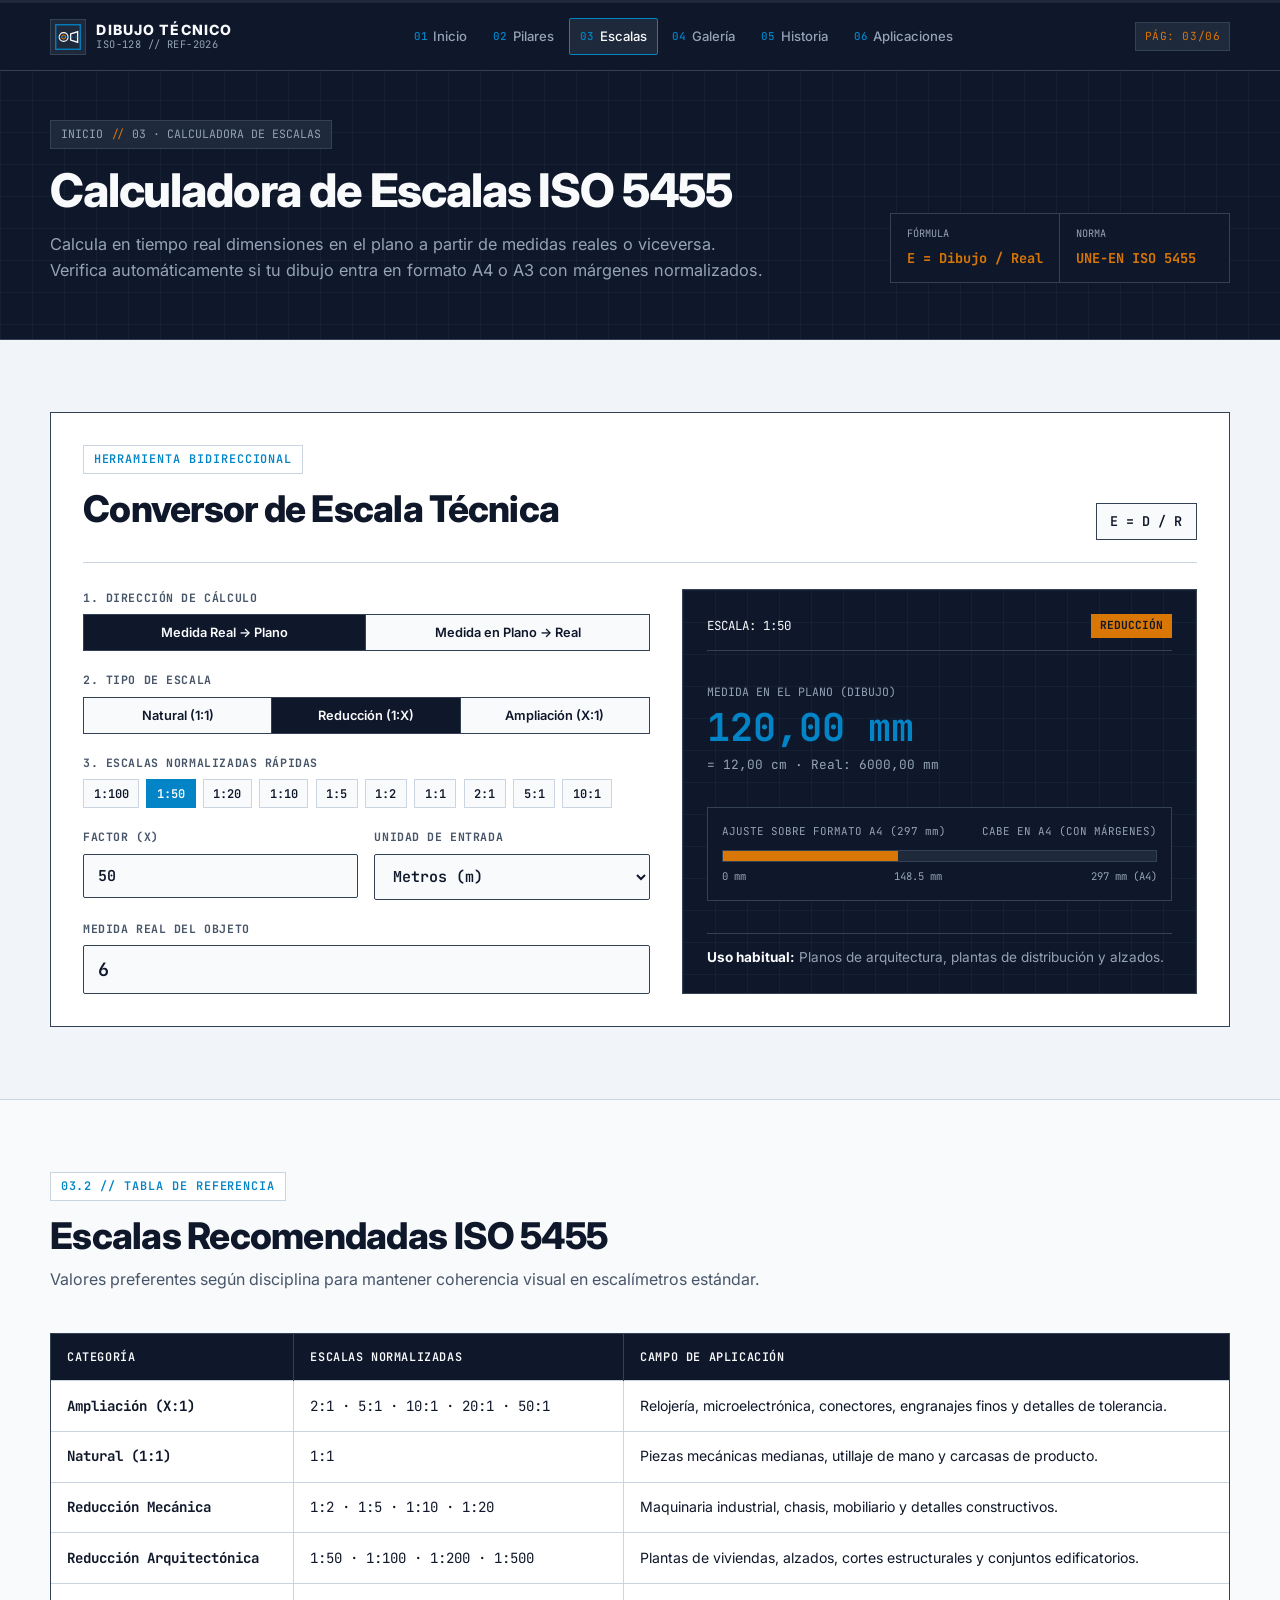
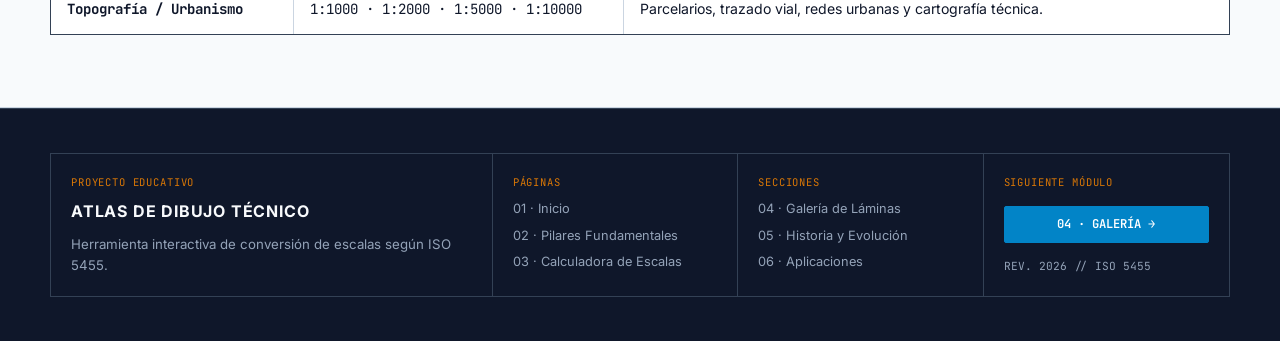
<file: calculadora.html>
<!DOCTYPE html>
<html lang="es">
<head>
  <meta charset="UTF-8" />
  <meta name="viewport" content="width=device-width, initial-scale=1.0" />
  <title>Calculadora de Escalas ISO 5455 // DIBUJO TÉCNICO</title>
  <meta name="description" content="Calculadora interactiva bidireccional de escalas normalizadas ISO 5455: escala natural, reducción y ampliación con verificación de formato A4 y A3." />
  <link rel="preconnect" href="https://fonts.googleapis.com" />
  <link rel="preconnect" href="https://fonts.gstatic.com" crossorigin />
  <link href="https://fonts.googleapis.com/css2?family=Inter:wght@400;500;600;700;800&family=JetBrains+Mono:wght@400;500;600;700&display=swap" rel="stylesheet" />
  <link rel="stylesheet" href="styles.css" />
</head>
<body data-page="calculadora">
  <div class="reading-progress" aria-hidden="true">
    <div class="reading-progress__bar" id="readingProgressBar"></div>
  </div>

  <header class="site-header">
    <div class="container header-inner">
      <a href="index.html" class="brand">
        <span class="brand__mark" aria-hidden="true">
          <svg viewBox="0 0 32 32" width="28" height="28" fill="none">
            <rect x="2" y="2" width="28" height="28" stroke="#0284C7" stroke-width="1.5" />
            <circle cx="11" cy="16" r="5" stroke="#F8FAFC" stroke-width="1.5" />
            <circle cx="11" cy="16" r="2.2" stroke="#D97706" stroke-width="1.2" />
            <polygon points="19,12.5 27,10 27,22 19,19.5" stroke="#F8FAFC" stroke-width="1.5" fill="none" />
            <line x1="4" y1="16" x2="29" y2="16" stroke="#0284C7" stroke-width="0.9" stroke-dasharray="3 2" />
          </svg>
        </span>
        <span class="brand__text">
          <span class="brand__title">DIBUJO TÉCNICO</span>
          <span class="brand__code mono">ISO-128 // REF-2026</span>
        </span>
      </a>

      <nav class="main-nav" id="mainNav" aria-label="Navegación principal">
        <ul class="nav-list">
          <li><a href="index.html" class="nav-link"><span class="mono nav-num">01</span> Inicio</a></li>
          <li><a href="pilares.html" class="nav-link"><span class="mono nav-num">02</span> Pilares</a></li>
          <li><a href="calculadora.html" class="nav-link is-active"><span class="mono nav-num">03</span> Escalas</a></li>
          <li><a href="galeria.html" class="nav-link"><span class="mono nav-num">04</span> Galería</a></li>
          <li><a href="historia.html" class="nav-link"><span class="mono nav-num">05</span> Historia</a></li>
          <li><a href="aplicaciones.html" class="nav-link"><span class="mono nav-num">06</span> Aplicaciones</a></li>
        </ul>
      </nav>

      <div class="header-meta">
        <span class="status-pill mono">PÁG: 03/06</span>
        <button class="menu-toggle" id="menuToggle" type="button" aria-label="Abrir menú" aria-expanded="false" aria-controls="mainNav">
          <span class="menu-toggle__line"></span>
          <span class="menu-toggle__line"></span>
          <span class="menu-toggle__line"></span>
        </button>
      </div>
    </div>
  </header>

  <main>
    <section class="page-hero blueprint-grid">
      <div class="container page-hero__inner">
        <div class="page-hero__text">
          <div class="breadcrumb mono">
            <a href="index.html">INICIO</a> <span class="sep">//</span> <span>03 · CALCULADORA DE ESCALAS</span>
          </div>
          <h1>Calculadora de Escalas ISO 5455</h1>
          <p>
            Calcula en tiempo real dimensiones en el plano a partir de medidas reales o viceversa. Verifica automáticamente si tu dibujo entra en formato A4 o A3 con márgenes normalizados.
          </p>
        </div>
        <div class="page-hero__meta mono">
          <div class="meta-box">
            <span>FÓRMULA</span>
            <strong>E = Dibujo / Real</strong>
          </div>
          <div class="meta-box">
            <span>NORMA</span>
            <strong>UNE-EN ISO 5455</strong>
          </div>
        </div>
      </div>
    </section>

    <section class="surface-section">
      <div class="container">
        <div class="calc-wrapper">
          <div class="calc-header">
            <div>
              <span class="section-tag mono">HERRAMIENTA BIDIRECCIONAL</span>
              <h2 class="section-title">Conversor de Escala Técnica</h2>
            </div>
            <div class="calc-formula mono">E = D / R</div>
          </div>

          <div class="calc-grid">
            <div class="calc-controls">
              <div class="control-group">
                <label class="control-label mono">1. DIRECCIÓN DE CÁLCULO</label>
                <div class="segmented-control segmented-control--two" role="radiogroup" aria-label="Dirección de cálculo">
                  <button type="button" class="seg-btn is-active" data-calc-dir="real-to-draw">Medida Real → Plano</button>
                  <button type="button" class="seg-btn" data-calc-dir="draw-to-real">Medida en Plano → Real</button>
                </div>
              </div>

              <div class="control-group">
                <label class="control-label mono">2. TIPO DE ESCALA</label>
                <div class="segmented-control" role="radiogroup" aria-label="Tipo de escala">
                  <button type="button" class="seg-btn" data-scale-type="natural">Natural (1:1)</button>
                  <button type="button" class="seg-btn is-active" data-scale-type="reduccion">Reducción (1:X)</button>
                  <button type="button" class="seg-btn" data-scale-type="ampliacion">Ampliación (X:1)</button>
                </div>
              </div>

              <div class="control-group">
                <label class="control-label mono">3. ESCALAS NORMALIZADAS RÁPIDAS</label>
                <div class="preset-chips mono" id="scalePresets">
                  <button type="button" class="preset-chip" data-type="reduccion" data-factor="100">1:100</button>
                  <button type="button" class="preset-chip is-active" data-type="reduccion" data-factor="50">1:50</button>
                  <button type="button" class="preset-chip" data-type="reduccion" data-factor="20">1:20</button>
                  <button type="button" class="preset-chip" data-type="reduccion" data-factor="10">1:10</button>
                  <button type="button" class="preset-chip" data-type="reduccion" data-factor="5">1:5</button>
                  <button type="button" class="preset-chip" data-type="reduccion" data-factor="2">1:2</button>
                  <button type="button" class="preset-chip" data-type="natural" data-factor="1">1:1</button>
                  <button type="button" class="preset-chip" data-type="ampliacion" data-factor="2">2:1</button>
                  <button type="button" class="preset-chip" data-type="ampliacion" data-factor="5">5:1</button>
                  <button type="button" class="preset-chip" data-type="ampliacion" data-factor="10">10:1</button>
                </div>
              </div>

              <div class="inputs-row">
                <div class="control-group">
                  <label for="scaleFactor" class="control-label mono">FACTOR (X)</label>
                  <input type="number" id="scaleFactor" class="tech-input mono" value="50" min="1" max="10000" step="any" />
                </div>
                <div class="control-group">
                  <label for="inputUnit" class="control-label mono">UNIDAD DE ENTRADA</label>
                  <select id="inputUnit" class="tech-input mono">
                    <option value="mm">Milímetros (mm)</option>
                    <option value="cm">Centímetros (cm)</option>
                    <option value="m" selected>Metros (m)</option>
                  </select>
                </div>
              </div>

              <div class="control-group">
                <label for="realDimension" id="dimensionInputLabel" class="control-label mono">MEDIDA REAL DEL OBJETO</label>
                <input type="number" id="realDimension" class="tech-input tech-input--lg mono" value="6" min="0.01" step="any" />
              </div>
            </div>

            <div class="calc-output blueprint-grid">
              <div class="output-top mono">
                <span id="calcScaleLabel">ESCALA: 1:50</span>
                <span class="badge-amber" id="calcTypeBadge">REDUCCIÓN</span>
              </div>

              <div class="output-main">
                <span class="output-caption mono" id="outputCaption">MEDIDA EN EL PLANO (DIBUJO)</span>
                <div class="output-value mono" id="drawingResultMm">120.00 mm</div>
                <div class="output-sub mono" id="drawingResultCm">= 12.00 cm · Real: 6,000.00 mm</div>
              </div>

              <div class="scale-ruler-box">
                <div class="ruler-header mono">
                  <span>AJUSTE SOBRE FORMATO A4 (297 mm)</span>
                  <span id="paperFitStatus">CABE EN A4</span>
                </div>
                <div class="ruler-track" aria-hidden="true">
                  <div class="ruler-bar" id="rulerBar" style="width: 40.4%;"></div>
                </div>
                <div class="ruler-ticks mono">
                  <span>0 mm</span>
                  <span>148.5 mm</span>
                  <span>297 mm (A4)</span>
                </div>
              </div>

              <p class="calc-note" id="calcUsageNote">
                <strong>Uso habitual:</strong> Planos de arquitectura, plantas de distribución y alzados de edificación.
              </p>
            </div>
          </div>
        </div>
      </div>
    </section>

    <!-- Tabla de Escalas ISO 5455 -->
    <section class="paper-section">
      <div class="container">
        <div class="section-header">
          <span class="section-tag mono">03.2 // TABLA DE REFERENCIA</span>
          <h2 class="section-title">Escalas Recomendadas ISO 5455</h2>
          <p class="section-lead">Valores preferentes según disciplina para mantener coherencia visual en escalímetros estándar.</p>
        </div>

        <div class="tech-table-wrap">
          <table class="tech-table">
            <thead>
              <tr>
                <th>CATEGORÍA</th>
                <th>ESCALAS NORMALIZADAS</th>
                <th>CAMPO DE APLICACIÓN</th>
              </tr>
            </thead>
            <tbody>
              <tr>
                <td class="mono"><strong>Ampliación (X:1)</strong></td>
                <td class="mono">2:1 · 5:1 · 10:1 · 20:1 · 50:1</td>
                <td>Relojería, microelectrónica, conectores, engranajes finos y detalles de tolerancia.</td>
              </tr>
              <tr>
                <td class="mono"><strong>Natural (1:1)</strong></td>
                <td class="mono">1:1</td>
                <td>Piezas mecánicas medianas, utillaje de mano y carcasas de producto.</td>
              </tr>
              <tr>
                <td class="mono"><strong>Reducción Mecánica</strong></td>
                <td class="mono">1:2 · 1:5 · 1:10 · 1:20</td>
                <td>Maquinaria industrial, chasis, mobiliario y detalles constructivos.</td>
              </tr>
              <tr>
                <td class="mono"><strong>Reducción Arquitectónica</strong></td>
                <td class="mono">1:50 · 1:100 · 1:200 · 1:500</td>
                <td>Plantas de viviendas, alzados, cortes estructurales y conjuntos edificatorios.</td>
              </tr>
              <tr>
                <td class="mono"><strong>Topografía / Urbanismo</strong></td>
                <td class="mono">1:1000 · 1:2000 · 1:5000 · 1:10000</td>
                <td>Parcelarios, trazado vial, redes urbanas y cartografía técnica.</td>
              </tr>
            </tbody>
          </table>
        </div>
      </div>
    </section>
  </main>

  <footer class="site-footer">
    <div class="container">
      <div class="footer-titleblock">
        <div class="ftb-cell">
          <span class="ftb-label mono">PROYECTO EDUCATIVO</span>
          <strong class="ftb-title">ATLAS DE DIBUJO TÉCNICO</strong>
          <p class="ftb-desc">Herramienta interactiva de conversión de escalas según ISO 5455.</p>
        </div>
        <div class="ftb-cell">
          <span class="ftb-label mono">PÁGINAS</span>
          <ul class="ftb-links">
            <li><a href="index.html">01 · Inicio</a></li>
            <li><a href="pilares.html">02 · Pilares Fundamentales</a></li>
            <li><a href="calculadora.html">03 · Calculadora de Escalas</a></li>
          </ul>
        </div>
        <div class="ftb-cell">
          <span class="ftb-label mono">SECCIONES</span>
          <ul class="ftb-links">
            <li><a href="galeria.html">04 · Galería de Láminas</a></li>
            <li><a href="historia.html">05 · Historia y Evolución</a></li>
            <li><a href="aplicaciones.html">06 · Aplicaciones</a></li>
          </ul>
        </div>
        <div class="ftb-cell ftb-cell--action">
          <span class="ftb-label mono">SIGUIENTE MÓDULO</span>
          <a href="galeria.html" class="btn btn-primary btn-sm mono">04 · GALERÍA →</a>
          <span class="ftb-copy mono">REV. 2026 // ISO 5455</span>
        </div>
      </div>
    </div>
  </footer>

  <script src="script.js"></script>
</body>
</html>
</file>
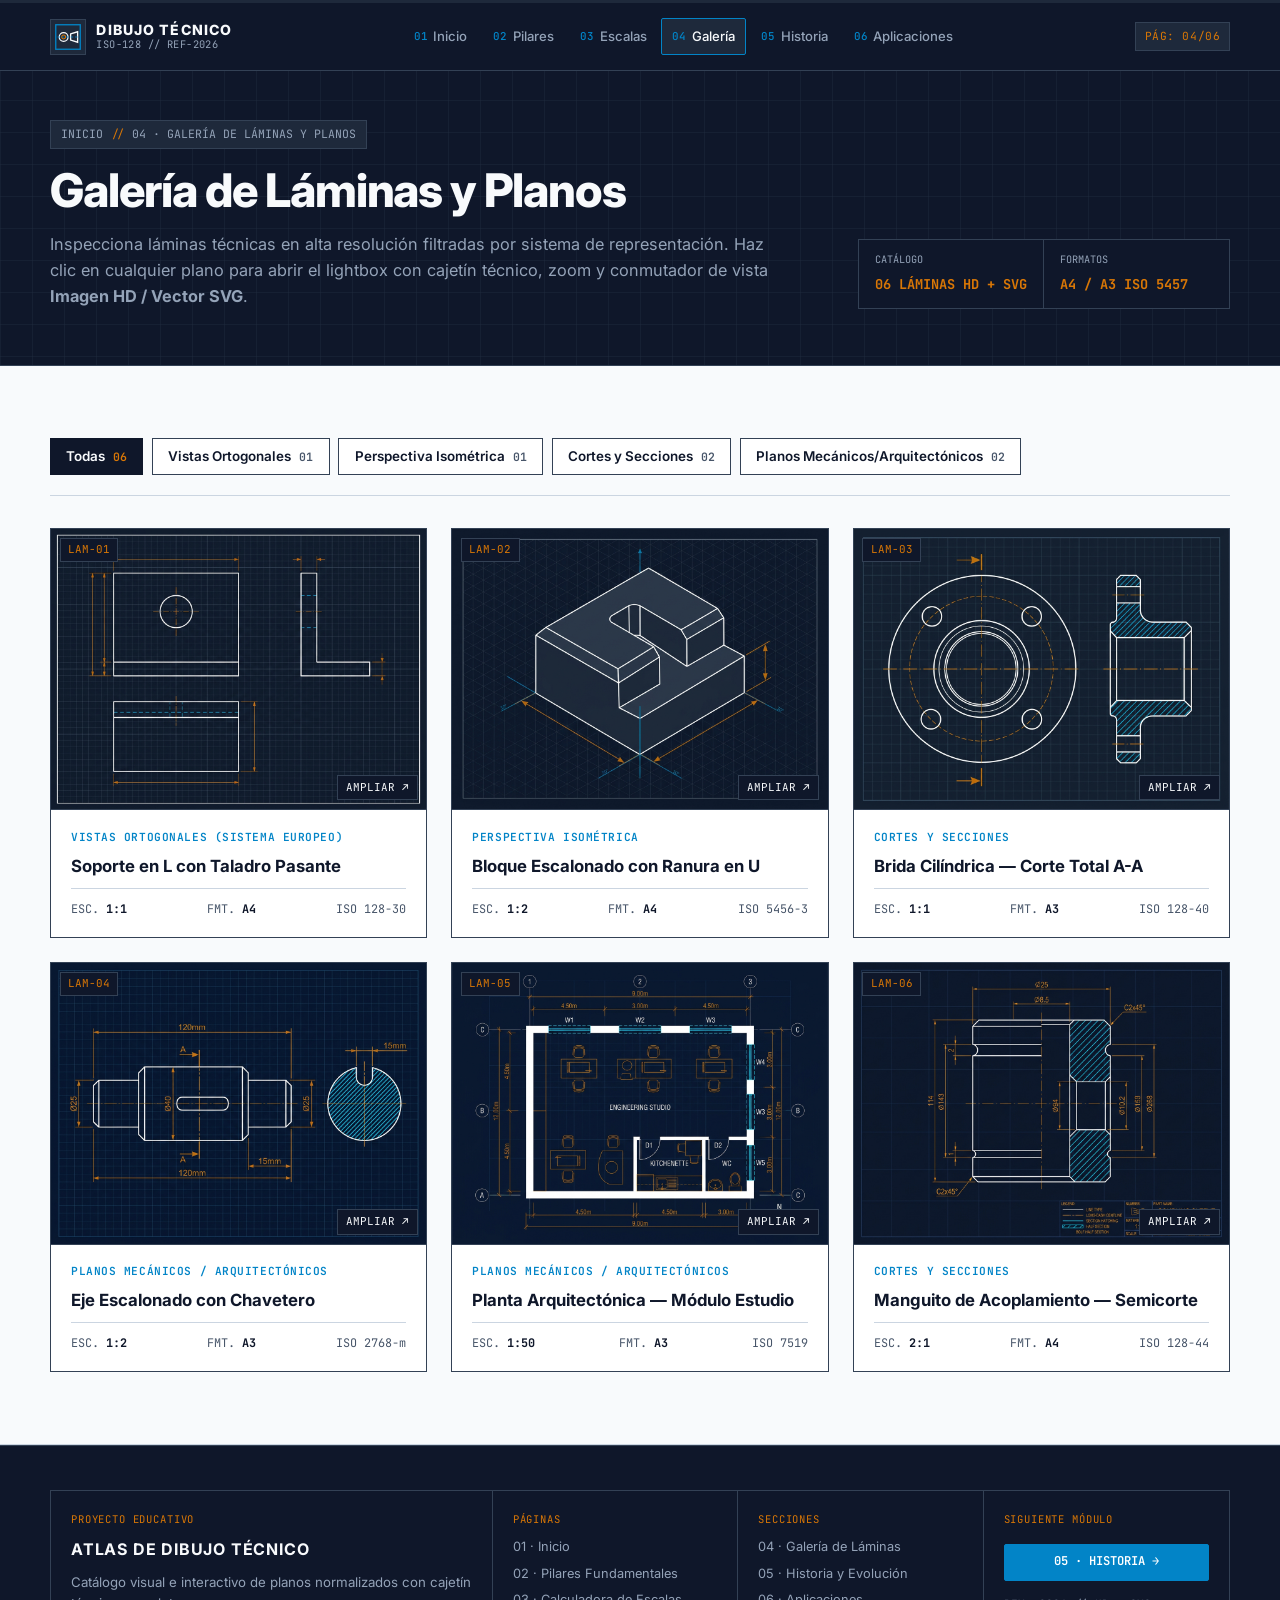
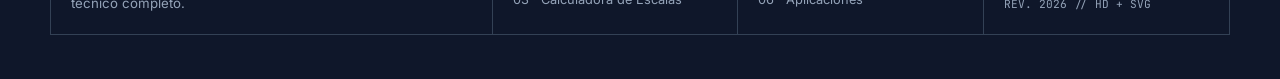
<file: galeria.html>
<!DOCTYPE html>
<html lang="es">
<head>
  <meta charset="UTF-8" />
  <meta name="viewport" content="width=device-width, initial-scale=1.0" />
  <title>Galería de Láminas y Planos // DIBUJO TÉCNICO</title>
  <meta name="description" content="Galería filtrable de láminas y planos de Dibujo Técnico: vistas ortogonales, perspectiva isométrica, cortes y secciones, planos mecánicos y arquitectónicos." />
  <link rel="preconnect" href="https://fonts.googleapis.com" />
  <link rel="preconnect" href="https://fonts.gstatic.com" crossorigin />
  <link href="https://fonts.googleapis.com/css2?family=Inter:wght@400;500;600;700;800&family=JetBrains+Mono:wght@400;500;600;700&display=swap" rel="stylesheet" />
  <link rel="stylesheet" href="styles.css" />
</head>
<body data-page="galeria">
  <div class="reading-progress" aria-hidden="true">
    <div class="reading-progress__bar" id="readingProgressBar"></div>
  </div>

  <header class="site-header">
    <div class="container header-inner">
      <a href="index.html" class="brand">
        <span class="brand__mark" aria-hidden="true">
          <svg viewBox="0 0 32 32" width="28" height="28" fill="none">
            <rect x="2" y="2" width="28" height="28" stroke="#0284C7" stroke-width="1.5" />
            <circle cx="11" cy="16" r="5" stroke="#F8FAFC" stroke-width="1.5" />
            <circle cx="11" cy="16" r="2.2" stroke="#D97706" stroke-width="1.2" />
            <polygon points="19,12.5 27,10 27,22 19,19.5" stroke="#F8FAFC" stroke-width="1.5" fill="none" />
            <line x1="4" y1="16" x2="29" y2="16" stroke="#0284C7" stroke-width="0.9" stroke-dasharray="3 2" />
          </svg>
        </span>
        <span class="brand__text">
          <span class="brand__title">DIBUJO TÉCNICO</span>
          <span class="brand__code mono">ISO-128 // REF-2026</span>
        </span>
      </a>

      <nav class="main-nav" id="mainNav" aria-label="Navegación principal">
        <ul class="nav-list">
          <li><a href="index.html" class="nav-link"><span class="mono nav-num">01</span> Inicio</a></li>
          <li><a href="pilares.html" class="nav-link"><span class="mono nav-num">02</span> Pilares</a></li>
          <li><a href="calculadora.html" class="nav-link"><span class="mono nav-num">03</span> Escalas</a></li>
          <li><a href="galeria.html" class="nav-link is-active"><span class="mono nav-num">04</span> Galería</a></li>
          <li><a href="historia.html" class="nav-link"><span class="mono nav-num">05</span> Historia</a></li>
          <li><a href="aplicaciones.html" class="nav-link"><span class="mono nav-num">06</span> Aplicaciones</a></li>
        </ul>
      </nav>

      <div class="header-meta">
        <span class="status-pill mono">PÁG: 04/06</span>
        <button class="menu-toggle" id="menuToggle" type="button" aria-label="Abrir menú" aria-expanded="false" aria-controls="mainNav">
          <span class="menu-toggle__line"></span>
          <span class="menu-toggle__line"></span>
          <span class="menu-toggle__line"></span>
        </button>
      </div>
    </div>
  </header>

  <main>
    <section class="page-hero blueprint-grid">
      <div class="container page-hero__inner">
        <div class="page-hero__text">
          <div class="breadcrumb mono">
            <a href="index.html">INICIO</a> <span class="sep">//</span> <span>04 · GALERÍA DE LÁMINAS Y PLANOS</span>
          </div>
          <h1>Galería de Láminas y Planos</h1>
          <p>
            Inspecciona láminas técnicas en alta resolución filtradas por sistema de representación. Haz clic en cualquier plano para abrir el lightbox con cajetín técnico, zoom y conmutador de vista <strong>Imagen HD / Vector SVG</strong>.
          </p>
        </div>
        <div class="page-hero__meta mono">
          <div class="meta-box">
            <span>CATÁLOGO</span>
            <strong>06 LÁMINAS HD + SVG</strong>
          </div>
          <div class="meta-box">
            <span>FORMATOS</span>
            <strong>A4 / A3 ISO 5457</strong>
          </div>
        </div>
      </div>
    </section>

    <section class="paper-section">
      <div class="container">
        <!-- Filtros por categoría -->
        <div class="filter-bar" role="tablist" aria-label="Filtrar láminas por categoría">
          <button type="button" class="filter-btn is-active" data-filter="all" role="tab" aria-selected="true">
            Todas <span class="mono filter-count">06</span>
          </button>
          <button type="button" class="filter-btn" data-filter="ortogonales" role="tab" aria-selected="false">
            Vistas Ortogonales <span class="mono filter-count">01</span>
          </button>
          <button type="button" class="filter-btn" data-filter="isometrica" role="tab" aria-selected="false">
            Perspectiva Isométrica <span class="mono filter-count">01</span>
          </button>
          <button type="button" class="filter-btn" data-filter="cortes" role="tab" aria-selected="false">
            Cortes y Secciones <span class="mono filter-count">02</span>
          </button>
          <button type="button" class="filter-btn" data-filter="planos" role="tab" aria-selected="false">
            Planos Mecánicos/Arquitectónicos <span class="mono filter-count">02</span>
          </button>
        </div>

        <div class="gallery-grid" id="galleryGrid"></div>
      </div>
    </section>
  </main>

  <footer class="site-footer">
    <div class="container">
      <div class="footer-titleblock">
        <div class="ftb-cell">
          <span class="ftb-label mono">PROYECTO EDUCATIVO</span>
          <strong class="ftb-title">ATLAS DE DIBUJO TÉCNICO</strong>
          <p class="ftb-desc">Catálogo visual e interactivo de planos normalizados con cajetín técnico completo.</p>
        </div>
        <div class="ftb-cell">
          <span class="ftb-label mono">PÁGINAS</span>
          <ul class="ftb-links">
            <li><a href="index.html">01 · Inicio</a></li>
            <li><a href="pilares.html">02 · Pilares Fundamentales</a></li>
            <li><a href="calculadora.html">03 · Calculadora de Escalas</a></li>
          </ul>
        </div>
        <div class="ftb-cell">
          <span class="ftb-label mono">SECCIONES</span>
          <ul class="ftb-links">
            <li><a href="galeria.html">04 · Galería de Láminas</a></li>
            <li><a href="historia.html">05 · Historia y Evolución</a></li>
            <li><a href="aplicaciones.html">06 · Aplicaciones</a></li>
          </ul>
        </div>
        <div class="ftb-cell ftb-cell--action">
          <span class="ftb-label mono">SIGUIENTE MÓDULO</span>
          <a href="historia.html" class="btn btn-primary btn-sm mono">05 · HISTORIA →</a>
          <span class="ftb-copy mono">REV. 2026 // HD + SVG</span>
        </div>
      </div>
    </div>
  </footer>

  <!-- Modal / Lightbox con Cajetín Técnico -->
  <div class="modal-backdrop" id="plateModal" role="dialog" aria-modal="true" aria-labelledby="modalTitle" hidden>
    <div class="modal-sheet">
      <div class="modal-topbar mono">
        <div class="modal-topbar__left">
          <span id="modalCode">LAM-01</span>
          <span class="sep">//</span>
          <span id="modalCategory">VISTAS ORTOGONALES</span>
        </div>
        <div class="modal-topbar__actions">
          <button type="button" class="modal-ctrl-btn mono" id="modalModeBtn" aria-pressed="false">VER SVG</button>
          <button type="button" class="modal-ctrl-btn mono" id="modalZoomBtn" aria-pressed="false">ZOOM 100%</button>
          <button type="button" class="modal-ctrl-btn mono" id="modalPrevBtn" aria-label="Lámina anterior">← ANT</button>
          <button type="button" class="modal-ctrl-btn mono" id="modalNextBtn" aria-label="Lámina siguiente">SIG →</button>
          <button type="button" class="modal-close-btn mono" id="modalCloseBtn" aria-label="Cerrar lámina">✕ ESC</button>
        </div>
      </div>

      <div class="modal-canvas-wrap">
        <div class="sheet-coords-top mono" aria-hidden="true"><span>1</span><span>2</span><span>3</span><span>4</span></div>
        <div class="modal-svg-stage" id="modalSvgStage"></div>
      </div>

      <div class="modal-titleblock">
        <div class="mtb-main">
          <span class="mtb-label mono">TÍTULO DE LA LÁMINA</span>
          <h3 id="modalTitle">Título</h3>
          <p id="modalDescription"></p>
        </div>
        <div class="mtb-meta mono">
          <div class="mtb-cell"><span class="mtb-label">ESCALA</span><strong id="modalScale">1:1</strong></div>
          <div class="mtb-cell"><span class="mtb-label">FORMATO</span><strong id="modalFormat">A4</strong></div>
          <div class="mtb-cell"><span class="mtb-label">NORMA</span><strong id="modalNorm">ISO 128</strong></div>
          <div class="mtb-cell"><span class="mtb-label">SISTEMA</span><strong id="modalSystem">ISO-E</strong></div>
        </div>
        <div class="mtb-strokes">
          <span class="mtb-label mono">DESCRIPCIÓN DE TRAZOS Y CONVENCIONES</span>
          <ul id="modalStrokesList" class="strokes-list"></ul>
        </div>
      </div>
    </div>
  </div>

  <script src="script.js"></script>
</body>
</html>
</file>
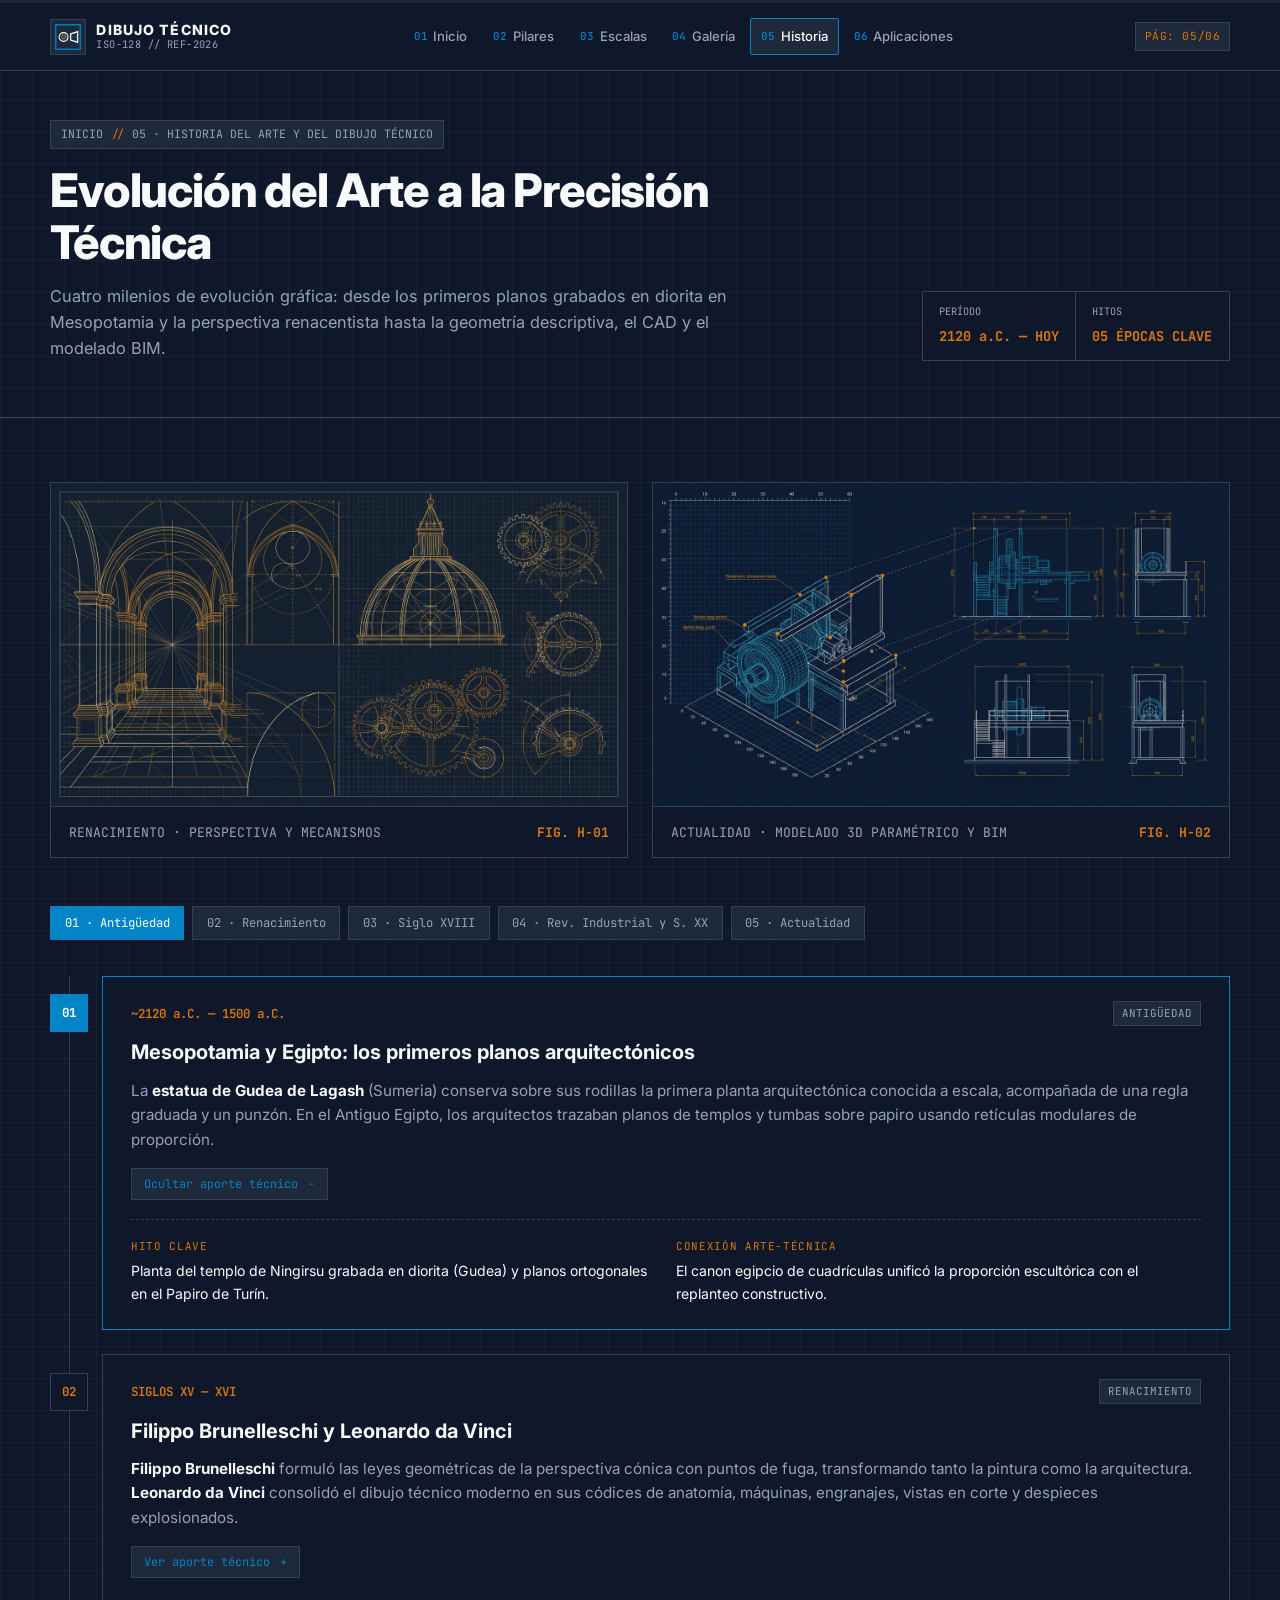
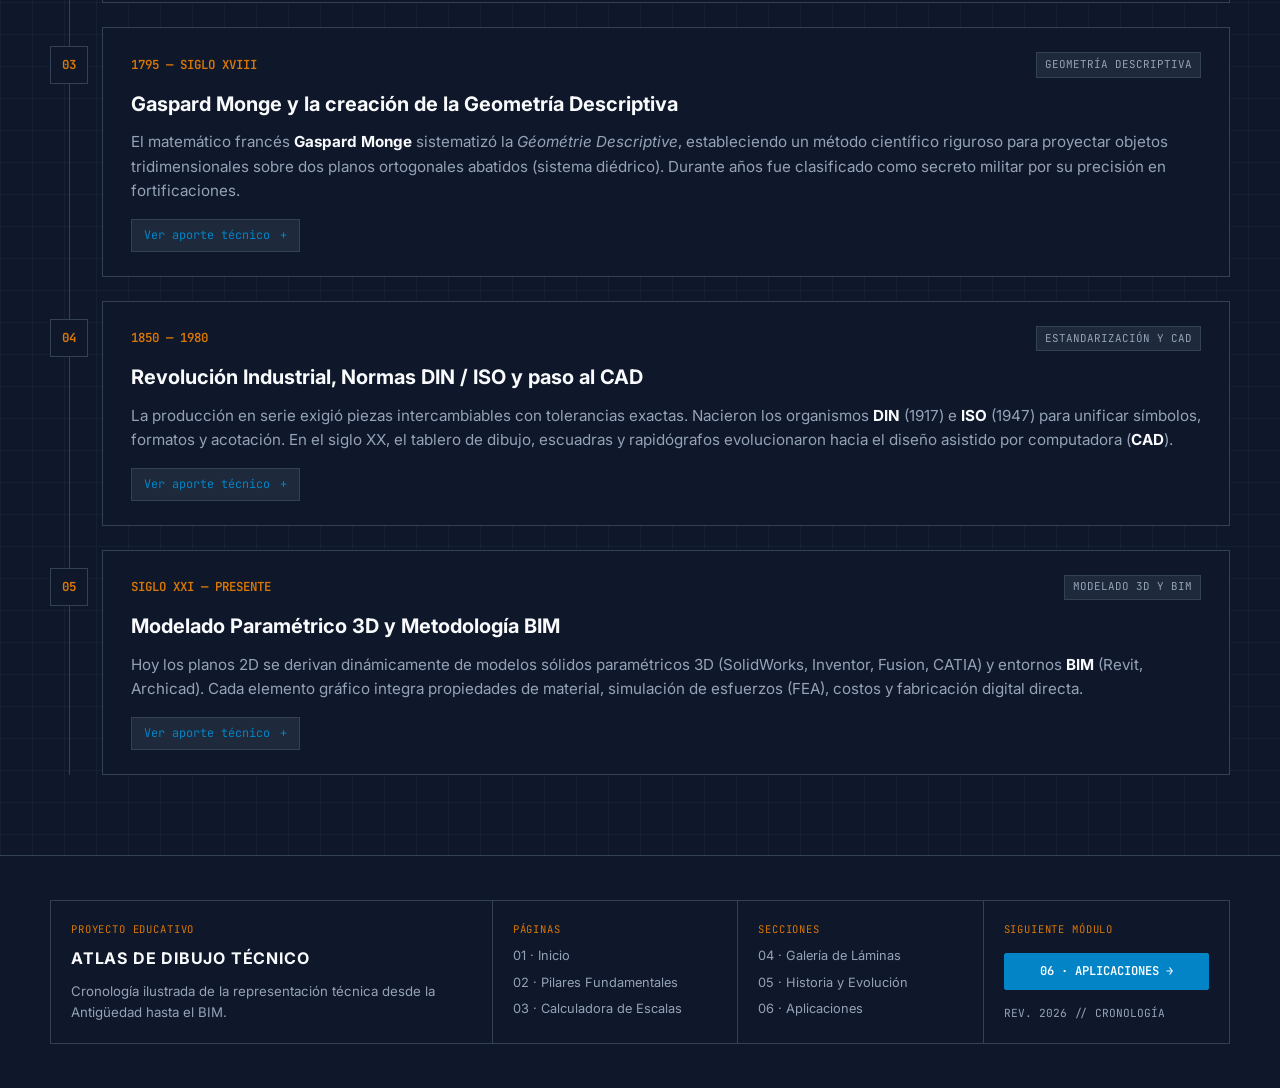
<file: historia.html>
<!DOCTYPE html>
<html lang="es">
<head>
  <meta charset="UTF-8" />
  <meta name="viewport" content="width=device-width, initial-scale=1.0" />
  <title>Historia del Arte y del Dibujo Técnico // DIBUJO TÉCNICO</title>
  <meta name="description" content="Línea de tiempo interactiva del Dibujo Técnico: Antigüedad (Gudea y Egipto), Renacimiento (Brunelleschi y Leonardo), Gaspard Monge, normas DIN/ISO, CAD y BIM." />
  <link rel="preconnect" href="https://fonts.googleapis.com" />
  <link rel="preconnect" href="https://fonts.gstatic.com" crossorigin />
  <link href="https://fonts.googleapis.com/css2?family=Inter:wght@400;500;600;700;800&family=JetBrains+Mono:wght@400;500;600;700&display=swap" rel="stylesheet" />
  <link rel="stylesheet" href="styles.css" />
</head>
<body data-page="historia">
  <div class="reading-progress" aria-hidden="true">
    <div class="reading-progress__bar" id="readingProgressBar"></div>
  </div>

  <header class="site-header">
    <div class="container header-inner">
      <a href="index.html" class="brand">
        <span class="brand__mark" aria-hidden="true">
          <svg viewBox="0 0 32 32" width="28" height="28" fill="none">
            <rect x="2" y="2" width="28" height="28" stroke="#0284C7" stroke-width="1.5" />
            <circle cx="11" cy="16" r="5" stroke="#F8FAFC" stroke-width="1.5" />
            <circle cx="11" cy="16" r="2.2" stroke="#D97706" stroke-width="1.2" />
            <polygon points="19,12.5 27,10 27,22 19,19.5" stroke="#F8FAFC" stroke-width="1.5" fill="none" />
            <line x1="4" y1="16" x2="29" y2="16" stroke="#0284C7" stroke-width="0.9" stroke-dasharray="3 2" />
          </svg>
        </span>
        <span class="brand__text">
          <span class="brand__title">DIBUJO TÉCNICO</span>
          <span class="brand__code mono">ISO-128 // REF-2026</span>
        </span>
      </a>

      <nav class="main-nav" id="mainNav" aria-label="Navegación principal">
        <ul class="nav-list">
          <li><a href="index.html" class="nav-link"><span class="mono nav-num">01</span> Inicio</a></li>
          <li><a href="pilares.html" class="nav-link"><span class="mono nav-num">02</span> Pilares</a></li>
          <li><a href="calculadora.html" class="nav-link"><span class="mono nav-num">03</span> Escalas</a></li>
          <li><a href="galeria.html" class="nav-link"><span class="mono nav-num">04</span> Galería</a></li>
          <li><a href="historia.html" class="nav-link is-active"><span class="mono nav-num">05</span> Historia</a></li>
          <li><a href="aplicaciones.html" class="nav-link"><span class="mono nav-num">06</span> Aplicaciones</a></li>
        </ul>
      </nav>

      <div class="header-meta">
        <span class="status-pill mono">PÁG: 05/06</span>
        <button class="menu-toggle" id="menuToggle" type="button" aria-label="Abrir menú" aria-expanded="false" aria-controls="mainNav">
          <span class="menu-toggle__line"></span>
          <span class="menu-toggle__line"></span>
          <span class="menu-toggle__line"></span>
        </button>
      </div>
    </div>
  </header>

  <main>
    <section class="page-hero blueprint-grid">
      <div class="container page-hero__inner">
        <div class="page-hero__text">
          <div class="breadcrumb mono">
            <a href="index.html">INICIO</a> <span class="sep">//</span> <span>05 · HISTORIA DEL ARTE Y DEL DIBUJO TÉCNICO</span>
          </div>
          <h1>Evolución del Arte a la Precisión Técnica</h1>
          <p>
            Cuatro milenios de evolución gráfica: desde los primeros planos grabados en diorita en Mesopotamia y la perspectiva renacentista hasta la geometría descriptiva, el CAD y el modelado BIM.
          </p>
        </div>
        <div class="page-hero__meta mono">
          <div class="meta-box">
            <span>PERÍODO</span>
            <strong>2120 a.C. — HOY</strong>
          </div>
          <div class="meta-box">
            <span>HITOS</span>
            <strong>05 ÉPOCAS CLAVE</strong>
          </div>
        </div>
      </div>
    </section>

    <section class="blueprint-grid" style="padding-block: 4rem 5rem;">
      <div class="container">
        <!-- Ilustraciones editoriales generadas -->
        <div class="history-media-grid">
          <figure class="editorial-figure">
            <img src="assets/images/historia-renacimiento.jpg" alt="Ilustración técnica de perspectiva renacentista, arcos geométricos y estudios mecánicos" />
            <figcaption class="mono">
              <span>RENACIMIENTO · PERSPECTIVA Y MECANISMOS</span>
              <strong>FIG. H-01</strong>
            </figcaption>
          </figure>
          <figure class="editorial-figure">
            <img src="assets/images/historia-cad-bim.jpg" alt="Transición del modelado paramétrico 3D CAD y BIM a proyecciones ortogonales 2D" />
            <figcaption class="mono">
              <span>ACTUALIDAD · MODELADO 3D PARAMÉTRICO Y BIM</span>
              <strong>FIG. H-02</strong>
            </figcaption>
          </figure>
        </div>

        <!-- Navegación rápida por épocas -->
        <div class="era-nav mono" role="tablist" aria-label="Saltar a época histórica">
          <button type="button" class="era-pill is-active" data-era="antiguedad">01 · Antigüedad</button>
          <button type="button" class="era-pill" data-era="renacimiento">02 · Renacimiento</button>
          <button type="button" class="era-pill" data-era="siglo18">03 · Siglo XVIII</button>
          <button type="button" class="era-pill" data-era="industrial">04 · Rev. Industrial y S. XX</button>
          <button type="button" class="era-pill" data-era="actualidad">05 · Actualidad</button>
        </div>

        <!-- Línea de Tiempo Vertical Interactiva -->
        <div class="timeline" id="historyTimeline">
          <article class="timeline-item is-open" id="era-antiguedad" data-era="antiguedad">
            <div class="timeline-marker mono">01</div>
            <div class="timeline-card">
              <div class="timeline-card__head">
                <span class="timeline-date mono">~2120 a.C. — 1500 a.C.</span>
                <span class="timeline-badge mono">ANTIGÜEDAD</span>
              </div>
              <h3>Mesopotamia y Egipto: los primeros planos arquitectónicos</h3>
              <p>
                La <strong>estatua de Gudea de Lagash</strong> (Sumeria) conserva sobre sus rodillas la primera planta arquitectónica conocida a escala, acompañada de una regla graduada y un punzón. En el Antiguo Egipto, los arquitectos trazaban planos de templos y tumbas sobre papiro usando retículas modulares de proporción.
              </p>
              <button type="button" class="timeline-toggle mono" aria-expanded="true">
                <span>Ocultar aporte técnico</span>
                <span class="toggle-sign">−</span>
              </button>
              <div class="timeline-detail">
                <div class="detail-grid">
                  <div>
                    <span class="detail-label mono">HITO CLAVE</span>
                    <p>Planta del templo de Ningirsu grabada en diorita (Gudea) y planos ortogonales en el Papiro de Turín.</p>
                  </div>
                  <div>
                    <span class="detail-label mono">CONEXIÓN ARTE-TÉCNICA</span>
                    <p>El canon egipcio de cuadrículas unificó la proporción escultórica con el replanteo constructivo.</p>
                  </div>
                </div>
              </div>
            </div>
          </article>

          <article class="timeline-item" id="era-renacimiento" data-era="renacimiento">
            <div class="timeline-marker mono">02</div>
            <div class="timeline-card">
              <div class="timeline-card__head">
                <span class="timeline-date mono">SIGLOS XV — XVI</span>
                <span class="timeline-badge mono">RENACIMIENTO</span>
              </div>
              <h3>Filippo Brunelleschi y Leonardo da Vinci</h3>
              <p>
                <strong>Filippo Brunelleschi</strong> formuló las leyes geométricas de la perspectiva cónica con puntos de fuga, transformando tanto la pintura como la arquitectura. <strong>Leonardo da Vinci</strong> consolidó el dibujo técnico moderno en sus códices de anatomía, máquinas, engranajes, vistas en corte y despieces explosionados.
              </p>
              <button type="button" class="timeline-toggle mono" aria-expanded="false">
                <span>Ver aporte técnico</span>
                <span class="toggle-sign">+</span>
              </button>
              <div class="timeline-detail">
                <div class="detail-grid">
                  <div>
                    <span class="detail-label mono">HITO CLAVE</span>
                    <p>Perspectiva lineal matemática (1415) y el <em>Codex Atlanticus</em> con mecanismos representados en tres dimensiones.</p>
                  </div>
                  <div>
                    <span class="detail-label mono">CONEXIÓN ARTE-TÉCNICA</span>
                    <p>El artista-ingeniero utilizaba el dibujo como laboratorio visual para analizar fuerzas, proporciones y ensamblajes.</p>
                  </div>
                </div>
              </div>
            </div>
          </article>

          <article class="timeline-item" id="era-siglo18" data-era="siglo18">
            <div class="timeline-marker mono">03</div>
            <div class="timeline-card">
              <div class="timeline-card__head">
                <span class="timeline-date mono">1795 — SIGLO XVIII</span>
                <span class="timeline-badge mono">GEOMETRÍA DESCRIPTIVA</span>
              </div>
              <h3>Gaspard Monge y la creación de la Geometría Descriptiva</h3>
              <p>
                El matemático francés <strong>Gaspard Monge</strong> sistematizó la <em>Géométrie Descriptive</em>, estableciendo un método científico riguroso para proyectar objetos tridimensionales sobre dos planos ortogonales abatidos (sistema diédrico). Durante años fue clasificado como secreto militar por su precisión en fortificaciones.
              </p>
              <button type="button" class="timeline-toggle mono" aria-expanded="false">
                <span>Ver aporte técnico</span>
                <span class="toggle-sign">+</span>
              </button>
              <div class="timeline-detail">
                <div class="detail-grid">
                  <div>
                    <span class="detail-label mono">HITO CLAVE</span>
                    <p>Formalización de vistas diédricas (planta y alzado) y resolución gráfica de intersecciones espaciales.</p>
                  </div>
                  <div>
                    <span class="detail-label mono">IMPACTO</span>
                    <p>Constituye la base matemática exacta de todos los planos de ingeniería y sistemas CAD actuales.</p>
                  </div>
                </div>
              </div>
            </div>
          </article>

          <article class="timeline-item" id="era-industrial" data-era="industrial">
            <div class="timeline-marker mono">04</div>
            <div class="timeline-card">
              <div class="timeline-card__head">
                <span class="timeline-date mono">1850 — 1980</span>
                <span class="timeline-badge mono">ESTANDARIZACIÓN Y CAD</span>
              </div>
              <h3>Revolución Industrial, Normas DIN / ISO y paso al CAD</h3>
              <p>
                La producción en serie exigió piezas intercambiables con tolerancias exactas. Nacieron los organismos <strong>DIN</strong> (1917) e <strong>ISO</strong> (1947) para unificar símbolos, formatos y acotación. En el siglo XX, el tablero de dibujo, escuadras y rapidógrafos evolucionaron hacia el diseño asistido por computadora (<strong>CAD</strong>).
              </p>
              <button type="button" class="timeline-toggle mono" aria-expanded="false">
                <span>Ver aporte técnico</span>
                <span class="toggle-sign">+</span>
              </button>
              <div class="timeline-detail">
                <div class="detail-grid">
                  <div>
                    <span class="detail-label mono">HITO CLAVE</span>
                    <p>Cianotipias (<em>blueprints</em>), serie DIN 476 (A0–A4), Sketchpad (1963) y masificación de AutoCAD (1982).</p>
                  </div>
                  <div>
                    <span class="detail-label mono">IMPACTO</span>
                    <p>Eliminó ambigüedades entre oficina técnica y taller, habilitando la manufactura global distribuida.</p>
                  </div>
                </div>
              </div>
            </div>
          </article>

          <article class="timeline-item" id="era-actualidad" data-era="actualidad">
            <div class="timeline-marker mono">05</div>
            <div class="timeline-card">
              <div class="timeline-card__head">
                <span class="timeline-date mono">SIGLO XXI — PRESENTE</span>
                <span class="timeline-badge mono">MODELADO 3D Y BIM</span>
              </div>
              <h3>Modelado Paramétrico 3D y Metodología BIM</h3>
              <p>
                Hoy los planos 2D se derivan dinámicamente de modelos sólidos paramétricos 3D (SolidWorks, Inventor, Fusion, CATIA) y entornos <strong>BIM</strong> (Revit, Archicad). Cada elemento gráfico integra propiedades de material, simulación de esfuerzos (FEA), costos y fabricación digital directa.
              </p>
              <button type="button" class="timeline-toggle mono" aria-expanded="false">
                <span>Ver aporte técnico</span>
                <span class="toggle-sign">+</span>
              </button>
              <div class="timeline-detail">
                <div class="detail-grid">
                  <div>
                    <span class="detail-label mono">HITO CLAVE</span>
                    <p>Definición Basada en Modelos (MBD), gemelos digitales y coordinación colaborativa en la nube (ISO 19650).</p>
                  </div>
                  <div>
                    <span class="detail-label mono">VIGENCIA DEL DIBUJO</span>
                    <p>Aunque el software automatiza vistas, dominar la geometría descriptiva y las normas ISO sigue siendo indispensable.</p>
                  </div>
                </div>
              </div>
            </div>
          </article>
        </div>
      </div>
    </section>
  </main>

  <footer class="site-footer">
    <div class="container">
      <div class="footer-titleblock">
        <div class="ftb-cell">
          <span class="ftb-label mono">PROYECTO EDUCATIVO</span>
          <strong class="ftb-title">ATLAS DE DIBUJO TÉCNICO</strong>
          <p class="ftb-desc">Cronología ilustrada de la representación técnica desde la Antigüedad hasta el BIM.</p>
        </div>
        <div class="ftb-cell">
          <span class="ftb-label mono">PÁGINAS</span>
          <ul class="ftb-links">
            <li><a href="index.html">01 · Inicio</a></li>
            <li><a href="pilares.html">02 · Pilares Fundamentales</a></li>
            <li><a href="calculadora.html">03 · Calculadora de Escalas</a></li>
          </ul>
        </div>
        <div class="ftb-cell">
          <span class="ftb-label mono">SECCIONES</span>
          <ul class="ftb-links">
            <li><a href="galeria.html">04 · Galería de Láminas</a></li>
            <li><a href="historia.html">05 · Historia y Evolución</a></li>
            <li><a href="aplicaciones.html">06 · Aplicaciones</a></li>
          </ul>
        </div>
        <div class="ftb-cell ftb-cell--action">
          <span class="ftb-label mono">SIGUIENTE MÓDULO</span>
          <a href="aplicaciones.html" class="btn btn-primary btn-sm mono">06 · APLICACIONES →</a>
          <span class="ftb-copy mono">REV. 2026 // CRONOLOGÍA</span>
        </div>
      </div>
    </div>
  </footer>

  <script src="script.js"></script>
</body>
</html>
</file>
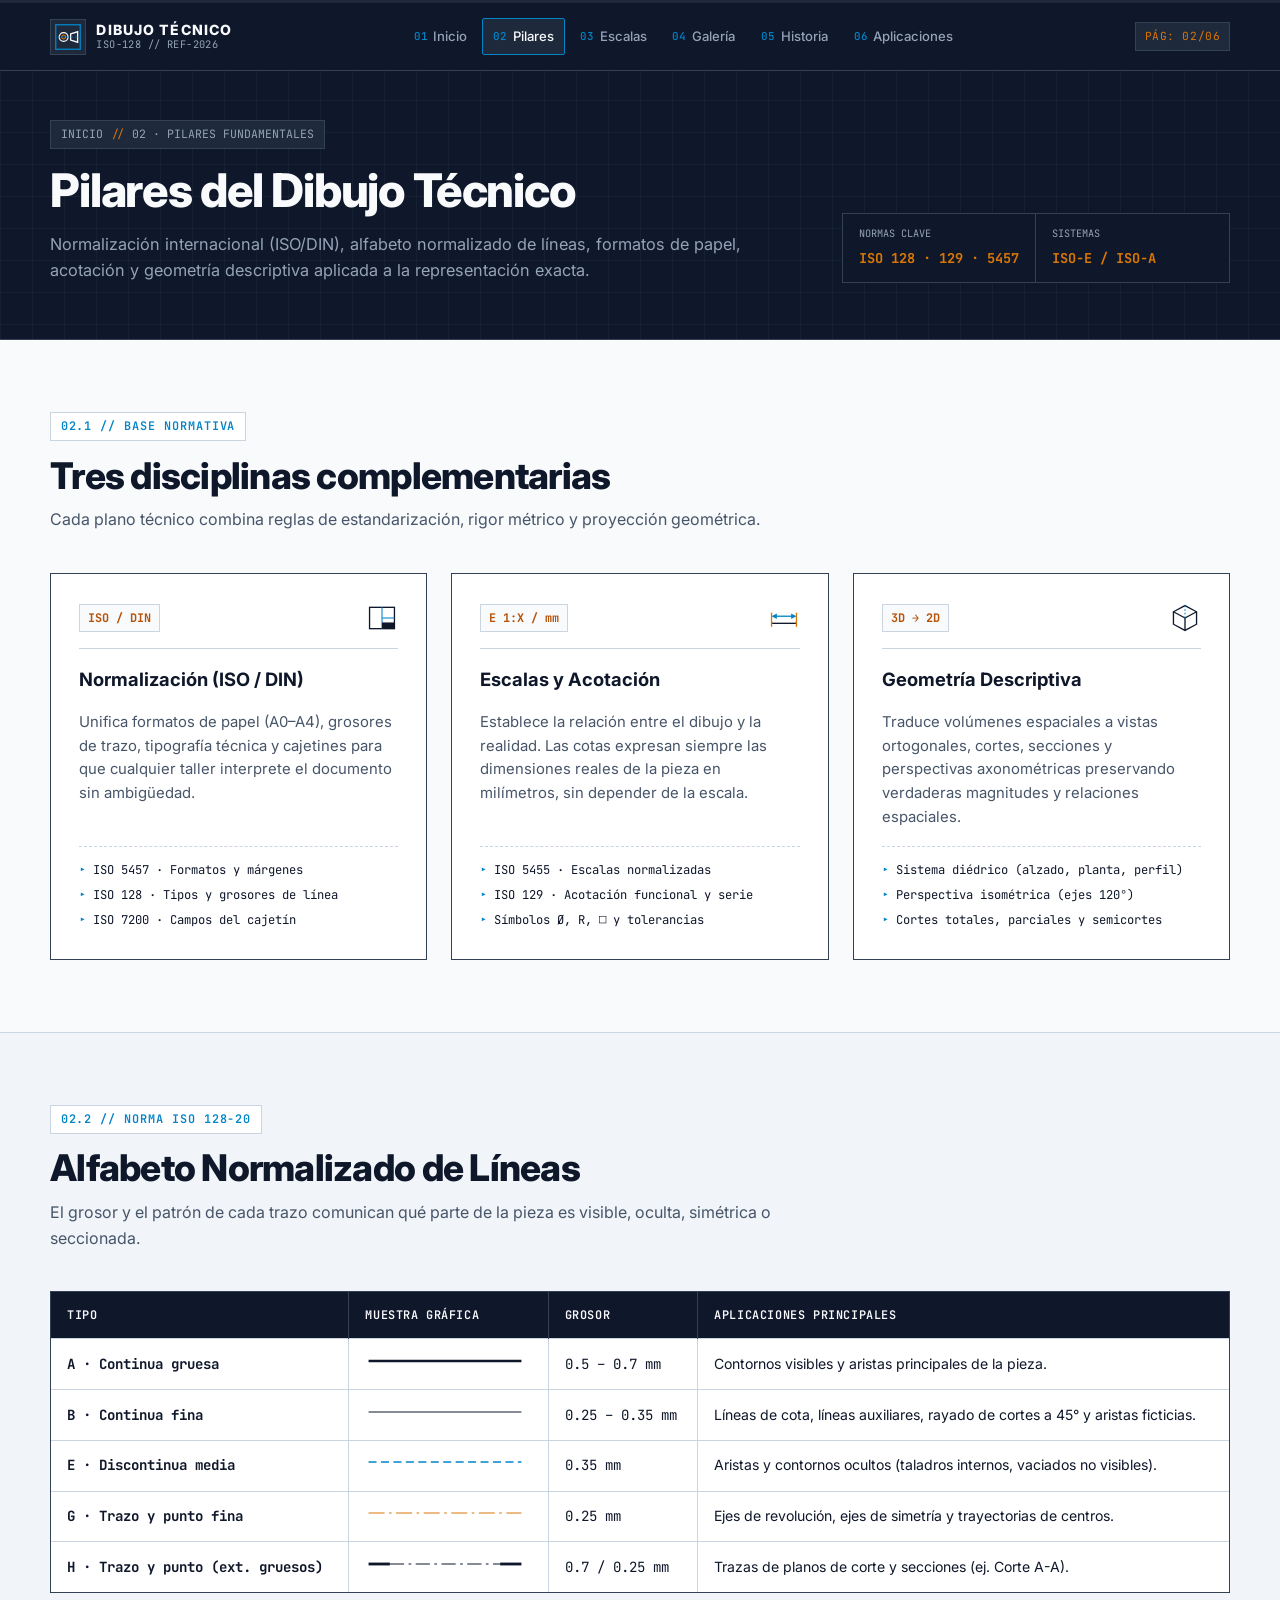
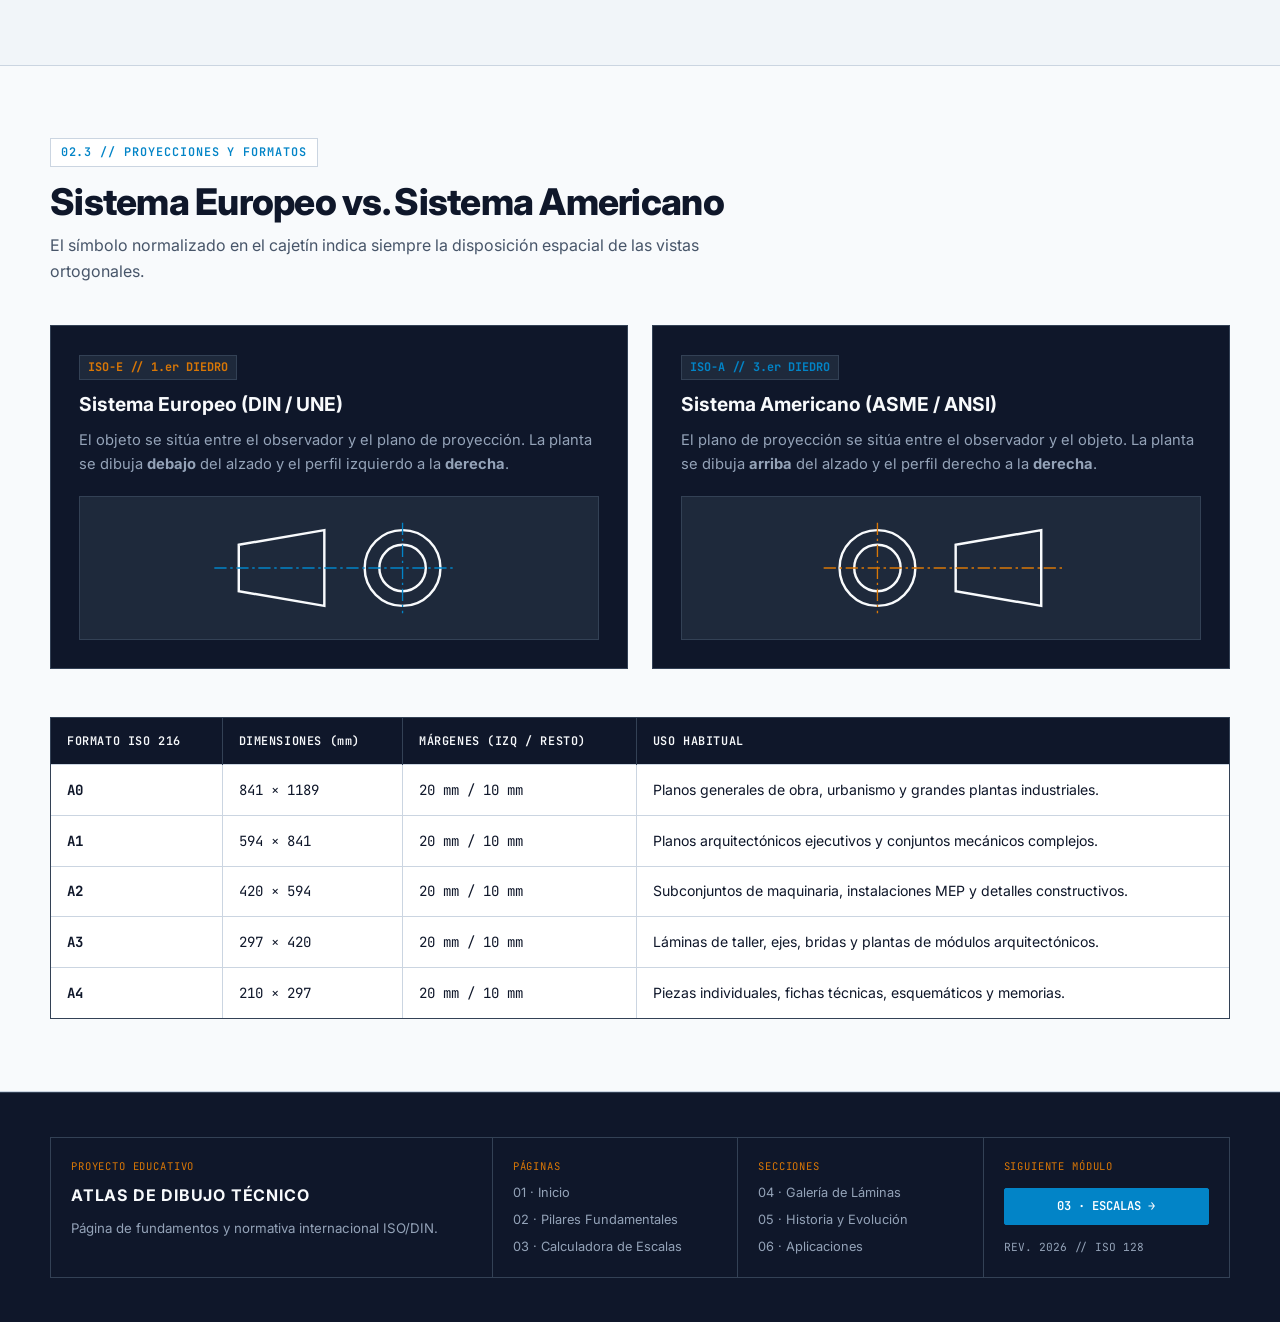
<file: pilares.html>
<!DOCTYPE html>
<html lang="es">
<head>
  <meta charset="UTF-8" />
  <meta name="viewport" content="width=device-width, initial-scale=1.0" />
  <title>Pilares Fundamentales // DIBUJO TÉCNICO</title>
  <meta name="description" content="Fundamentos del Dibujo Técnico: Normalización ISO/DIN, Alfabeto de líneas ISO 128, Formatos de papel serie A, Escalas y Geometría Descriptiva." />
  <link rel="preconnect" href="https://fonts.googleapis.com" />
  <link rel="preconnect" href="https://fonts.gstatic.com" crossorigin />
  <link href="https://fonts.googleapis.com/css2?family=Inter:wght@400;500;600;700;800&family=JetBrains+Mono:wght@400;500;600;700&display=swap" rel="stylesheet" />
  <link rel="stylesheet" href="styles.css" />
</head>
<body data-page="pilares">
  <div class="reading-progress" aria-hidden="true">
    <div class="reading-progress__bar" id="readingProgressBar"></div>
  </div>

  <header class="site-header">
    <div class="container header-inner">
      <a href="index.html" class="brand">
        <span class="brand__mark" aria-hidden="true">
          <svg viewBox="0 0 32 32" width="28" height="28" fill="none">
            <rect x="2" y="2" width="28" height="28" stroke="#0284C7" stroke-width="1.5" />
            <circle cx="11" cy="16" r="5" stroke="#F8FAFC" stroke-width="1.5" />
            <circle cx="11" cy="16" r="2.2" stroke="#D97706" stroke-width="1.2" />
            <polygon points="19,12.5 27,10 27,22 19,19.5" stroke="#F8FAFC" stroke-width="1.5" fill="none" />
            <line x1="4" y1="16" x2="29" y2="16" stroke="#0284C7" stroke-width="0.9" stroke-dasharray="3 2" />
          </svg>
        </span>
        <span class="brand__text">
          <span class="brand__title">DIBUJO TÉCNICO</span>
          <span class="brand__code mono">ISO-128 // REF-2026</span>
        </span>
      </a>

      <nav class="main-nav" id="mainNav" aria-label="Navegación principal">
        <ul class="nav-list">
          <li><a href="index.html" class="nav-link"><span class="mono nav-num">01</span> Inicio</a></li>
          <li><a href="pilares.html" class="nav-link is-active"><span class="mono nav-num">02</span> Pilares</a></li>
          <li><a href="calculadora.html" class="nav-link"><span class="mono nav-num">03</span> Escalas</a></li>
          <li><a href="galeria.html" class="nav-link"><span class="mono nav-num">04</span> Galería</a></li>
          <li><a href="historia.html" class="nav-link"><span class="mono nav-num">05</span> Historia</a></li>
          <li><a href="aplicaciones.html" class="nav-link"><span class="mono nav-num">06</span> Aplicaciones</a></li>
        </ul>
      </nav>

      <div class="header-meta">
        <span class="status-pill mono">PÁG: 02/06</span>
        <button class="menu-toggle" id="menuToggle" type="button" aria-label="Abrir menú" aria-expanded="false" aria-controls="mainNav">
          <span class="menu-toggle__line"></span>
          <span class="menu-toggle__line"></span>
          <span class="menu-toggle__line"></span>
        </button>
      </div>
    </div>
  </header>

  <main>
    <section class="page-hero blueprint-grid">
      <div class="container page-hero__inner">
        <div class="page-hero__text">
          <div class="breadcrumb mono">
            <a href="index.html">INICIO</a> <span class="sep">//</span> <span>02 · PILARES FUNDAMENTALES</span>
          </div>
          <h1>Pilares del Dibujo Técnico</h1>
          <p>
            Normalización internacional (ISO/DIN), alfabeto normalizado de líneas, formatos de papel, acotación y geometría descriptiva aplicada a la representación exacta.
          </p>
        </div>
        <div class="page-hero__meta mono">
          <div class="meta-box">
            <span>NORMAS CLAVE</span>
            <strong>ISO 128 · 129 · 5457</strong>
          </div>
          <div class="meta-box">
            <span>SISTEMAS</span>
            <strong>ISO-E / ISO-A</strong>
          </div>
        </div>
      </div>
    </section>

    <!-- Los 3 Pilares -->
    <section class="paper-section">
      <div class="container">
        <div class="section-header">
          <span class="section-tag mono">02.1 // BASE NORMATIVA</span>
          <h2 class="section-title">Tres disciplinas complementarias</h2>
          <p class="section-lead">Cada plano técnico combina reglas de estandarización, rigor métrico y proyección geométrica.</p>
        </div>

        <div class="pillars-grid">
          <article class="pillar-card">
            <div class="pillar-card__top">
              <span class="pillar-code mono">ISO / DIN</span>
              <svg viewBox="0 0 36 36" width="32" height="32" fill="none" aria-hidden="true">
                <rect x="4" y="6" width="28" height="24" stroke="#0F172A" stroke-width="1.5" />
                <line x1="18" y1="6" x2="18" y2="30" stroke="#0284C7" stroke-width="1.2" />
                <line x1="18" y1="18" x2="32" y2="18" stroke="#0284C7" stroke-width="1.2" />
                <rect x="18" y="23" width="14" height="7" fill="#0F172A" />
              </svg>
            </div>
            <h3>Normalización (ISO / DIN)</h3>
            <p>Unifica formatos de papel (A0–A4), grosores de trazo, tipografía técnica y cajetines para que cualquier taller interprete el documento sin ambigüedad.</p>
            <ul class="pillar-list mono">
              <li>ISO 5457 · Formatos y márgenes</li>
              <li>ISO 128 · Tipos y grosores de línea</li>
              <li>ISO 7200 · Campos del cajetín</li>
            </ul>
          </article>

          <article class="pillar-card">
            <div class="pillar-card__top">
              <span class="pillar-code mono">E 1:X / mm</span>
              <svg viewBox="0 0 36 36" width="32" height="32" fill="none" aria-hidden="true">
                <line x1="4" y1="24" x2="32" y2="24" stroke="#0F172A" stroke-width="1.5" />
                <line x1="4" y1="12" x2="4" y2="28" stroke="#D97706" stroke-width="1.5" />
                <line x1="32" y1="12" x2="32" y2="28" stroke="#D97706" stroke-width="1.5" />
                <line x1="6" y1="16" x2="30" y2="16" stroke="#0284C7" stroke-width="1.5" />
                <polygon points="4,16 10,13 10,19" fill="#0284C7" />
                <polygon points="32,16 26,13 26,19" fill="#0284C7" />
              </svg>
            </div>
            <h3>Escalas y Acotación</h3>
            <p>Establece la relación entre el dibujo y la realidad. Las cotas expresan siempre las dimensiones reales de la pieza en milímetros, sin depender de la escala.</p>
            <ul class="pillar-list mono">
              <li>ISO 5455 · Escalas normalizadas</li>
              <li>ISO 129 · Acotación funcional y serie</li>
              <li>Símbolos Ø, R, □ y tolerancias</li>
            </ul>
          </article>

          <article class="pillar-card">
            <div class="pillar-card__top">
              <span class="pillar-code mono">3D → 2D</span>
              <svg viewBox="0 0 36 36" width="32" height="32" fill="none" aria-hidden="true">
                <polygon points="18,4 31,11 31,25 18,32 5,25 5,11" stroke="#0F172A" stroke-width="1.5" fill="none" />
                <line x1="18" y1="18" x2="18" y2="32" stroke="#0F172A" stroke-width="1.5" />
                <line x1="18" y1="18" x2="31" y2="11" stroke="#0F172A" stroke-width="1.5" />
                <line x1="18" y1="18" x2="5" y2="11" stroke="#0F172A" stroke-width="1.5" />
                <line x1="18" y1="4" x2="18" y2="18" stroke="#0284C7" stroke-width="1.1" stroke-dasharray="2 2" />
              </svg>
            </div>
            <h3>Geometría Descriptiva</h3>
            <p>Traduce volúmenes espaciales a vistas ortogonales, cortes, secciones y perspectivas axonométricas preservando verdaderas magnitudes y relaciones espaciales.</p>
            <ul class="pillar-list mono">
              <li>Sistema diédrico (alzado, planta, perfil)</li>
              <li>Perspectiva isométrica (ejes 120°)</li>
              <li>Cortes totales, parciales y semicortes</li>
            </ul>
          </article>
        </div>
      </div>
    </section>

    <!-- Alfabeto de Líneas ISO 128 -->
    <section class="surface-section">
      <div class="container">
        <div class="section-header">
          <span class="section-tag mono">02.2 // NORMA ISO 128-20</span>
          <h2 class="section-title">Alfabeto Normalizado de Líneas</h2>
          <p class="section-lead">El grosor y el patrón de cada trazo comunican qué parte de la pieza es visible, oculta, simétrica o seccionada.</p>
        </div>

        <div class="tech-table-wrap">
          <table class="tech-table">
            <thead>
              <tr>
                <th>TIPO</th>
                <th>MUESTRA GRÁFICA</th>
                <th>GROSOR</th>
                <th>APLICACIONES PRINCIPALES</th>
              </tr>
            </thead>
            <tbody>
              <tr>
                <td class="mono"><strong>A · Continua gruesa</strong></td>
                <td><svg viewBox="0 0 180 16" width="160" height="16"><line x1="4" y1="8" x2="176" y2="8" stroke="#0F172A" stroke-width="3" /></svg></td>
                <td class="mono">0.5 – 0.7 mm</td>
                <td>Contornos visibles y aristas principales de la pieza.</td>
              </tr>
              <tr>
                <td class="mono"><strong>B · Continua fina</strong></td>
                <td><svg viewBox="0 0 180 16" width="160" height="16"><line x1="4" y1="8" x2="176" y2="8" stroke="#0F172A" stroke-width="1.2" /></svg></td>
                <td class="mono">0.25 – 0.35 mm</td>
                <td>Líneas de cota, líneas auxiliares, rayado de cortes a 45° y aristas ficticias.</td>
              </tr>
              <tr>
                <td class="mono"><strong>E · Discontinua media</strong></td>
                <td><svg viewBox="0 0 180 16" width="160" height="16"><line x1="4" y1="8" x2="176" y2="8" stroke="#0284C7" stroke-width="1.8" stroke-dasharray="9 5" /></svg></td>
                <td class="mono">0.35 mm</td>
                <td>Aristas y contornos ocultos (taladros internos, vaciados no visibles).</td>
              </tr>
              <tr>
                <td class="mono"><strong>G · Trazo y punto fina</strong></td>
                <td><svg viewBox="0 0 180 16" width="160" height="16"><line x1="4" y1="8" x2="176" y2="8" stroke="#D97706" stroke-width="1.3" stroke-dasharray="18 5 3 5" /></svg></td>
                <td class="mono">0.25 mm</td>
                <td>Ejes de revolución, ejes de simetría y trayectorias de centros.</td>
              </tr>
              <tr>
                <td class="mono"><strong>H · Trazo y punto (ext. gruesos)</strong></td>
                <td>
                  <svg viewBox="0 0 180 16" width="160" height="16">
                    <line x1="4" y1="8" x2="28" y2="8" stroke="#0F172A" stroke-width="3.2" />
                    <line x1="28" y1="8" x2="152" y2="8" stroke="#0F172A" stroke-width="1.3" stroke-dasharray="16 5 3 5" />
                    <line x1="152" y1="8" x2="176" y2="8" stroke="#0F172A" stroke-width="3.2" />
                  </svg>
                </td>
                <td class="mono">0.7 / 0.25 mm</td>
                <td>Trazas de planos de corte y secciones (ej. Corte A-A).</td>
              </tr>
            </tbody>
          </table>
        </div>
      </div>
    </section>

    <!-- Sistemas de Proyección y Formatos -->
    <section class="paper-section">
      <div class="container">
        <div class="section-header">
          <span class="section-tag mono">02.3 // PROYECCIONES Y FORMATOS</span>
          <h2 class="section-title">Sistema Europeo vs. Sistema Americano</h2>
          <p class="section-lead">El símbolo normalizado en el cajetín indica siempre la disposición espacial de las vistas ortogonales.</p>
        </div>

        <div class="comparison-grid" style="margin-bottom: 3rem;">
          <article class="comparison-card">
            <span class="pillar-code mono" style="background-color:#1E293B; border-color:#334155; color:#D97706;">ISO-E // 1.er DIEDRO</span>
            <h3>Sistema Europeo (DIN / UNE)</h3>
            <p>El objeto se sitúa entre el observador y el plano de proyección. La planta se dibuja <strong>debajo</strong> del alzado y el perfil izquierdo a la <strong>derecha</strong>.</p>
            <div class="comparison-svg">
              <svg viewBox="0 0 260 90" role="img" aria-label="Símbolo del Sistema Europeo ISO-E">
                <polygon points="48,26 118,14 118,76 48,64" fill="none" stroke="#F8FAFC" stroke-width="2" />
                <circle cx="182" cy="45" r="31" fill="none" stroke="#F8FAFC" stroke-width="2" />
                <circle cx="182" cy="45" r="19" fill="none" stroke="#F8FAFC" stroke-width="2" />
                <line x1="28" y1="45" x2="226" y2="45" stroke="#0284C7" stroke-width="1.1" stroke-dasharray="10 3 2 3" />
                <line x1="182" y1="8" x2="182" y2="82" stroke="#0284C7" stroke-width="1.1" stroke-dasharray="10 3 2 3" />
              </svg>
            </div>
          </article>

          <article class="comparison-card">
            <span class="pillar-code mono" style="background-color:#1E293B; border-color:#334155; color:#0284C7;">ISO-A // 3.er DIEDRO</span>
            <h3>Sistema Americano (ASME / ANSI)</h3>
            <p>El plano de proyección se sitúa entre el observador y el objeto. La planta se dibuja <strong>arriba</strong> del alzado y el perfil derecho a la <strong>derecha</strong>.</p>
            <div class="comparison-svg">
              <svg viewBox="0 0 260 90" role="img" aria-label="Símbolo del Sistema Americano ISO-A">
                <circle cx="78" cy="45" r="31" fill="none" stroke="#F8FAFC" stroke-width="2" />
                <circle cx="78" cy="45" r="19" fill="none" stroke="#F8FAFC" stroke-width="2" />
                <polygon points="142,26 212,14 212,76 142,64" fill="none" stroke="#F8FAFC" stroke-width="2" />
                <line x1="34" y1="45" x2="232" y2="45" stroke="#D97706" stroke-width="1.1" stroke-dasharray="10 3 2 3" />
                <line x1="78" y1="8" x2="78" y2="82" stroke="#D97706" stroke-width="1.1" stroke-dasharray="10 3 2 3" />
              </svg>
            </div>
          </article>
        </div>

        <div class="tech-table-wrap">
          <table class="tech-table">
            <thead>
              <tr>
                <th>FORMATO ISO 216</th>
                <th>DIMENSIONES (mm)</th>
                <th>MÁRGENES (IZQ / RESTO)</th>
                <th>USO HABITUAL</th>
              </tr>
            </thead>
            <tbody>
              <tr><td class="mono"><strong>A0</strong></td><td class="mono">841 × 1189</td><td class="mono">20 mm / 10 mm</td><td>Planos generales de obra, urbanismo y grandes plantas industriales.</td></tr>
              <tr><td class="mono"><strong>A1</strong></td><td class="mono">594 × 841</td><td class="mono">20 mm / 10 mm</td><td>Planos arquitectónicos ejecutivos y conjuntos mecánicos complejos.</td></tr>
              <tr><td class="mono"><strong>A2</strong></td><td class="mono">420 × 594</td><td class="mono">20 mm / 10 mm</td><td>Subconjuntos de maquinaria, instalaciones MEP y detalles constructivos.</td></tr>
              <tr><td class="mono"><strong>A3</strong></td><td class="mono">297 × 420</td><td class="mono">20 mm / 10 mm</td><td>Láminas de taller, ejes, bridas y plantas de módulos arquitectónicos.</td></tr>
              <tr><td class="mono"><strong>A4</strong></td><td class="mono">210 × 297</td><td class="mono">20 mm / 10 mm</td><td>Piezas individuales, fichas técnicas, esquemáticos y memorias.</td></tr>
            </tbody>
          </table>
        </div>
      </div>
    </section>
  </main>

  <footer class="site-footer">
    <div class="container">
      <div class="footer-titleblock">
        <div class="ftb-cell">
          <span class="ftb-label mono">PROYECTO EDUCATIVO</span>
          <strong class="ftb-title">ATLAS DE DIBUJO TÉCNICO</strong>
          <p class="ftb-desc">Página de fundamentos y normativa internacional ISO/DIN.</p>
        </div>
        <div class="ftb-cell">
          <span class="ftb-label mono">PÁGINAS</span>
          <ul class="ftb-links">
            <li><a href="index.html">01 · Inicio</a></li>
            <li><a href="pilares.html">02 · Pilares Fundamentales</a></li>
            <li><a href="calculadora.html">03 · Calculadora de Escalas</a></li>
          </ul>
        </div>
        <div class="ftb-cell">
          <span class="ftb-label mono">SECCIONES</span>
          <ul class="ftb-links">
            <li><a href="galeria.html">04 · Galería de Láminas</a></li>
            <li><a href="historia.html">05 · Historia y Evolución</a></li>
            <li><a href="aplicaciones.html">06 · Aplicaciones</a></li>
          </ul>
        </div>
        <div class="ftb-cell ftb-cell--action">
          <span class="ftb-label mono">SIGUIENTE MÓDULO</span>
          <a href="calculadora.html" class="btn btn-primary btn-sm mono">03 · ESCALAS →</a>
          <span class="ftb-copy mono">REV. 2026 // ISO 128</span>
        </div>
      </div>
    </div>
  </footer>

  <script src="script.js"></script>
</body>
</html>
</file>
<file: styles.css>
/* ==========================================================================
   DIBUJO TÉCNICO — ESTILOS CSS3 MULTIPÁGINA (BLUEPRINT MODERNO / SIN DEGRADADOS)
   ========================================================================== */

:root {
  /* Paleta sólida técnica */
  --navy: #0F172A;
  --navy-elevated: #1E293B;
  --paper: #F8FAFC;
  --white: #FFFFFF;
  --slate-surface: #F1F5F9;
  --slate-border: #334155;
  --slate-light: #CBD5E1;
  --slate-muted: #475569;
  --slate-ink: #94A3B8;

  /* Acentos técnicos */
  --cyan: #0284C7;
  --cyan-dark: #0369A1;
  --amber: #D97706;
  --amber-dark: #B45309;

  /* Tipografía */
  --font-sans: 'Inter', system-ui, -apple-system, BlinkMacSystemFont, 'Segoe UI', sans-serif;
  --font-mono: 'JetBrains Mono', 'Fira Code', ui-monospace, SFMono-Regular, monospace;

  /* Layout */
  --header-h: 68px;
  --container-max: 1220px;
  --radius-sm: 2px;
  --radius-md: 4px;
  --transition: 180ms ease;
}

*,
*::before,
*::after {
  box-sizing: border-box;
  margin: 0;
  padding: 0;
}

html {
  scroll-behavior: smooth;
  scroll-padding-top: calc(var(--header-h) + 16px);
}

body {
  font-family: var(--font-sans);
  background-color: var(--paper);
  color: var(--navy);
  line-height: 1.6;
  -webkit-font-smoothing: antialiased;
  overflow-x: hidden;
  min-height: 100vh;
  display: flex;
  flex-direction: column;
}

main {
  flex: 1 0 auto;
}

body.modal-open {
  overflow: hidden;
}

a {
  color: inherit;
  text-decoration: none;
}

img {
  max-width: 100%;
  display: block;
}

button,
input,
select {
  font-family: inherit;
}

.mono {
  font-family: var(--font-mono);
}

.container {
  width: 100%;
  max-width: var(--container-max);
  margin-inline: auto;
  padding-inline: 1.25rem;
}

/* Cuadrícula técnica sólida (SVG pattern de 1px sin degradados) */
.blueprint-grid {
  background-color: var(--navy);
  background-image: url("data:image/svg+xml,%3Csvg xmlns='http://www.w3.org/2000/svg' width='32' height='32' viewBox='0 0 32 32'%3E%3Cpath d='M 32 0 L 0 0 0 32' fill='none' stroke='%231E293B' stroke-width='1'/%3E%3C/svg%3E");
  color: var(--paper);
}

.paper-section {
  background-color: var(--paper);
  padding-block: 4.5rem;
  border-bottom: 1px solid var(--slate-light);
}

.surface-section {
  background-color: var(--slate-surface);
  padding-block: 4.5rem;
  border-bottom: 1px solid var(--slate-light);
}

/* ==========================================================================
   INDICADOR DE PROGRESO DE LECTURA
   ========================================================================== */
.reading-progress {
  position: fixed;
  top: 0;
  left: 0;
  width: 100%;
  height: 3px;
  background-color: var(--navy-elevated);
  z-index: 1000;
}

.reading-progress__bar {
  width: 0%;
  height: 100%;
  background-color: var(--cyan);
  transition: width 80ms linear;
}

/* ==========================================================================
   HEADER STICKY Y NAVEGACIÓN
   ========================================================================== */
.site-header {
  position: sticky;
  top: 3px;
  z-index: 900;
  height: var(--header-h);
  background-color: var(--navy);
  border-bottom: 1px solid var(--slate-border);
  color: var(--paper);
}

.header-inner {
  height: 100%;
  display: flex;
  align-items: center;
  justify-content: space-between;
  gap: 0.75rem;
}

.brand {
  display: inline-flex;
  align-items: center;
  gap: 0.65rem;
  flex-shrink: 0;
}

.brand__mark {
  display: grid;
  place-items: center;
  width: 36px;
  height: 36px;
  background-color: var(--navy-elevated);
  border: 1px solid var(--slate-border);
}

.brand__text {
  display: flex;
  flex-direction: column;
  line-height: 1.15;
}

.brand__title {
  font-size: 0.88rem;
  font-weight: 800;
  letter-spacing: 0.08em;
  color: var(--paper);
}

.brand__code {
  font-size: 0.65rem;
  color: var(--slate-ink);
  letter-spacing: 0.04em;
}

.nav-list {
  list-style: none;
  display: flex;
  align-items: center;
  gap: 0.2rem;
}

.nav-link {
  display: inline-flex;
  align-items: center;
  gap: 0.35rem;
  padding: 0.45rem 0.65rem;
  font-size: 0.82rem;
  font-weight: 500;
  color: var(--slate-ink);
  border: 1px solid transparent;
  border-radius: var(--radius-sm);
  white-space: nowrap;
  transition: color var(--transition), border-color var(--transition), background-color var(--transition);
}

.nav-num {
  font-size: 0.68rem;
  color: var(--cyan);
}

.nav-link:hover {
  color: var(--paper);
  background-color: var(--navy-elevated);
  border-color: var(--slate-border);
}

.nav-link.is-active {
  color: var(--paper);
  background-color: var(--navy-elevated);
  border-color: var(--cyan);
}

.header-meta {
  display: flex;
  align-items: center;
  gap: 0.6rem;
  flex-shrink: 0;
}

.status-pill {
  font-size: 0.7rem;
  padding: 0.28rem 0.55rem;
  border: 1px solid var(--slate-border);
  background-color: var(--navy-elevated);
  color: var(--amber);
  letter-spacing: 0.05em;
}

.menu-toggle {
  display: none;
  flex-direction: column;
  justify-content: center;
  gap: 5px;
  width: 40px;
  height: 40px;
  background-color: var(--navy-elevated);
  border: 1px solid var(--slate-border);
  cursor: pointer;
  padding: 8px;
}

.menu-toggle__line {
  display: block;
  width: 100%;
  height: 2px;
  background-color: var(--paper);
  transition: transform var(--transition), opacity var(--transition);
}

.menu-toggle[aria-expanded="true"] .menu-toggle__line:nth-child(1) {
  transform: translateY(7px) rotate(45deg);
}

.menu-toggle[aria-expanded="true"] .menu-toggle__line:nth-child(2) {
  opacity: 0;
}

.menu-toggle[aria-expanded="true"] .menu-toggle__line:nth-child(3) {
  transform: translateY(-7px) rotate(-45deg);
}

/* ==========================================================================
   BOTONES Y ENCABEZADOS
   ========================================================================== */
.btn {
  display: inline-flex;
  align-items: center;
  justify-content: center;
  gap: 0.55rem;
  padding: 0.78rem 1.3rem;
  font-size: 0.88rem;
  font-weight: 600;
  border-radius: var(--radius-sm);
  border: 1px solid transparent;
  cursor: pointer;
  transition: background-color var(--transition), color var(--transition), border-color var(--transition);
}

.btn-primary {
  background-color: var(--cyan);
  color: var(--white);
  border-color: var(--cyan);
}

.btn-primary:hover {
  background-color: var(--cyan-dark);
  border-color: var(--cyan-dark);
}

.btn-amber {
  background-color: var(--amber);
  color: var(--navy);
  border-color: var(--amber);
}

.btn-amber:hover {
  background-color: var(--amber-dark);
  border-color: var(--amber-dark);
  color: var(--white);
}

.btn-outline-light {
  background-color: transparent;
  color: var(--paper);
  border-color: var(--slate-border);
}

.btn-outline-light:hover {
  border-color: var(--amber);
  color: var(--amber);
  background-color: var(--navy-elevated);
}

.btn-outline-dark {
  background-color: var(--white);
  color: var(--navy);
  border-color: var(--slate-border);
}

.btn-outline-dark:hover {
  border-color: var(--cyan);
  color: var(--cyan);
}

.btn-sm {
  padding: 0.48rem 0.85rem;
  font-size: 0.76rem;
}

.section-header {
  max-width: 740px;
  margin-bottom: 2.5rem;
}

.section-header--split {
  max-width: none;
  display: flex;
  justify-content: space-between;
  align-items: flex-end;
  flex-wrap: wrap;
  gap: 1.25rem;
}

.section-tag {
  display: inline-block;
  font-size: 0.74rem;
  font-weight: 600;
  letter-spacing: 0.08em;
  color: var(--cyan);
  border: 1px solid var(--slate-light);
  background-color: var(--white);
  padding: 0.24rem 0.6rem;
  margin-bottom: 0.8rem;
}

.section-header--dark .section-tag {
  background-color: var(--navy-elevated);
  border-color: var(--slate-border);
  color: var(--amber);
}

.section-title {
  font-size: clamp(1.7rem, 3vw, 2.3rem);
  font-weight: 800;
  letter-spacing: -0.02em;
  line-height: 1.18;
  margin-bottom: 0.65rem;
}

.section-lead {
  font-size: 1rem;
  color: var(--slate-muted);
}

.section-header--dark .section-lead {
  color: var(--slate-ink);
}

/* ==========================================================================
   PAGE HERO (ENCABEZADO DE PÁGINAS DEDICADAS)
   ========================================================================== */
.page-hero {
  padding-block: 3.25rem 3.5rem;
  border-bottom: 1px solid var(--slate-border);
}

.page-hero__inner {
  display: flex;
  justify-content: space-between;
  align-items: flex-end;
  flex-wrap: wrap;
  gap: 2rem;
}

.page-hero__text {
  max-width: 720px;
}

.breadcrumb {
  display: inline-flex;
  align-items: center;
  gap: 0.45rem;
  font-size: 0.72rem;
  color: var(--slate-ink);
  margin-bottom: 1rem;
  border: 1px solid var(--slate-border);
  background-color: var(--navy-elevated);
  padding: 0.28rem 0.65rem;
}

.breadcrumb a:hover {
  color: var(--cyan);
}

.breadcrumb .sep {
  color: var(--amber);
}

.page-hero h1 {
  font-size: clamp(2rem, 3.8vw, 2.9rem);
  font-weight: 800;
  line-height: 1.12;
  letter-spacing: -0.025em;
  color: var(--paper);
  margin-bottom: 0.85rem;
}

.page-hero p {
  font-size: 1.02rem;
  color: var(--slate-ink);
}

.page-hero__meta {
  display: grid;
  grid-template-columns: repeat(2, minmax(120px, 1fr));
  border: 1px solid var(--slate-border);
  background-color: var(--navy);
}

.meta-box {
  padding: 0.75rem 1rem;
  border-right: 1px solid var(--slate-border);
}

.meta-box:last-child {
  border-right: none;
}

.meta-box span {
  display: block;
  font-size: 0.64rem;
  color: var(--slate-ink);
  margin-bottom: 0.15rem;
}

.meta-box strong {
  font-size: 0.85rem;
  color: var(--amber);
}

/* ==========================================================================
   HOME HERO & HUB DE SECCIONES
   ========================================================================== */
.hero-section {
  padding-block: 4rem 4.5rem;
  border-bottom: 1px solid var(--slate-border);
}

.hero-grid {
  display: grid;
  grid-template-columns: 1.02fr 1fr;
  gap: 2.75rem;
  align-items: center;
}

.tech-kicker {
  display: inline-flex;
  align-items: center;
  gap: 0.5rem;
  font-size: 0.74rem;
  letter-spacing: 0.08em;
  color: var(--slate-ink);
  border: 1px solid var(--slate-border);
  background-color: var(--navy-elevated);
  padding: 0.35rem 0.75rem;
  margin-bottom: 1.25rem;
}

.kicker-dot {
  width: 7px;
  height: 7px;
  background-color: var(--amber);
  display: inline-block;
}

.hero-title {
  font-size: clamp(2.1rem, 4vw, 3.15rem);
  font-weight: 800;
  line-height: 1.1;
  letter-spacing: -0.03em;
  margin-bottom: 1.15rem;
  color: var(--paper);
}

.text-accent-cyan {
  color: var(--cyan);
}

.text-accent-amber {
  color: var(--amber);
}

.hero-subtitle {
  font-size: 1.03rem;
  color: var(--slate-ink);
  max-width: 56ch;
  margin-bottom: 1.85rem;
}

.hero-actions {
  display: flex;
  flex-wrap: wrap;
  gap: 0.85rem;
  margin-bottom: 2rem;
}

.hero-specs {
  display: grid;
  grid-template-columns: repeat(3, 1fr);
  border: 1px solid var(--slate-border);
  background-color: var(--navy);
}

.hero-spec-item {
  padding: 0.75rem 0.9rem;
  border-right: 1px solid var(--slate-border);
}

.hero-spec-item:last-child {
  border-right: none;
}

.hero-spec-item dt {
  font-size: 0.66rem;
  color: var(--slate-ink);
  letter-spacing: 0.06em;
  margin-bottom: 0.2rem;
}

.hero-spec-item dd {
  font-size: 0.82rem;
  font-weight: 600;
  color: var(--paper);
}

.blueprint-frame {
  background-color: var(--navy);
  border: 1px solid var(--slate-border);
}

.blueprint-frame__bar {
  display: flex;
  justify-content: space-between;
  align-items: center;
  gap: 0.5rem;
  padding: 0.55rem 0.9rem;
  font-size: 0.68rem;
  color: var(--slate-ink);
  background-color: var(--navy-elevated);
  border-bottom: 1px solid var(--slate-border);
}

.blueprint-frame__media {
  position: relative;
  background-color: var(--navy);
  overflow: hidden;
}

.blueprint-frame__media img {
  width: 100%;
  height: auto;
  aspect-ratio: 16 / 10;
  object-fit: cover;
}

.blueprint-frame__footer {
  display: flex;
  justify-content: space-between;
  align-items: center;
  padding: 0.6rem 0.9rem;
  font-size: 0.7rem;
  color: var(--slate-ink);
  border-top: 1px solid var(--slate-border);
  background-color: var(--navy);
}

.blueprint-frame__footer strong {
  color: var(--amber);
}

/* Hub de navegación por módulos (en Inicio) */
.hub-grid {
  display: grid;
  grid-template-columns: repeat(3, 1fr);
  gap: 1.5rem;
}

.hub-card {
  background-color: var(--white);
  border: 1px solid var(--slate-border);
  padding: 1.6rem;
  display: flex;
  flex-direction: column;
  gap: 0.85rem;
  transition: border-color var(--transition), transform var(--transition);
}

.hub-card:hover {
  border-color: var(--cyan);
  transform: translateY(-2px);
}

.hub-card__top {
  display: flex;
  justify-content: space-between;
  align-items: center;
  padding-bottom: 0.75rem;
  border-bottom: 1px solid var(--slate-light);
}

.hub-num {
  font-size: 0.78rem;
  font-weight: 700;
  color: var(--white);
  background-color: var(--navy);
  padding: 0.2rem 0.55rem;
}

.hub-tag {
  font-size: 0.7rem;
  font-weight: 600;
  color: var(--amber-dark);
}

.hub-card h3 {
  font-size: 1.15rem;
  font-weight: 700;
  color: var(--navy);
}

.hub-card p {
  font-size: 0.92rem;
  color: var(--slate-muted);
  flex-grow: 1;
}

.hub-link {
  font-size: 0.78rem;
  font-weight: 700;
  color: var(--cyan);
  padding-top: 0.65rem;
  border-top: 1px dashed var(--slate-light);
}

.hub-card:hover .hub-link {
  color: var(--navy);
}

/* ==========================================================================
   PILARES Y TABLAS TÉCNICAS (ISO 128 / ISO 5457 / PROYECCIÓN)
   ========================================================================== */
.pillars-grid {
  display: grid;
  grid-template-columns: repeat(3, 1fr);
  gap: 1.5rem;
}

.pillar-card {
  background-color: var(--white);
  border: 1px solid var(--slate-border);
  padding: 1.75rem;
  display: flex;
  flex-direction: column;
  gap: 1rem;
}

.pillar-card__top {
  display: flex;
  align-items: center;
  justify-content: space-between;
  padding-bottom: 0.9rem;
  border-bottom: 1px solid var(--slate-light);
}

.pillar-code {
  font-size: 0.74rem;
  font-weight: 700;
  color: var(--amber-dark);
  background-color: var(--paper);
  border: 1px solid var(--slate-light);
  padding: 0.2rem 0.5rem;
}

.pillar-card h3 {
  font-size: 1.15rem;
  font-weight: 700;
  color: var(--navy);
}

.pillar-card p {
  font-size: 0.93rem;
  color: var(--slate-muted);
  flex-grow: 1;
}

.pillar-list {
  list-style: none;
  padding-top: 0.9rem;
  border-top: 1px dashed var(--slate-light);
  display: flex;
  flex-direction: column;
  gap: 0.35rem;
  font-size: 0.76rem;
  color: var(--navy);
}

.pillar-list li::before {
  content: "▸ ";
  color: var(--cyan);
}

.tech-table-wrap {
  width: 100%;
  overflow-x: auto;
  border: 1px solid var(--slate-border);
  background-color: var(--white);
}

.tech-table {
  width: 100%;
  border-collapse: collapse;
  text-align: left;
  font-size: 0.88rem;
}

.tech-table thead {
  background-color: var(--navy);
  color: var(--paper);
}

.tech-table th {
  padding: 0.85rem 1rem;
  font-family: var(--font-mono);
  font-size: 0.74rem;
  font-weight: 600;
  letter-spacing: 0.05em;
  border-right: 1px solid var(--slate-border);
}

.tech-table th:last-child {
  border-right: none;
}

.tech-table td {
  padding: 0.85rem 1rem;
  border-top: 1px solid var(--slate-light);
  border-right: 1px solid var(--slate-light);
  vertical-align: middle;
}

.tech-table td:last-child {
  border-right: none;
}

.tech-table tbody tr:hover {
  background-color: var(--paper);
}

.comparison-grid {
  display: grid;
  grid-template-columns: repeat(2, 1fr);
  gap: 1.5rem;
}

.comparison-card {
  background-color: var(--navy);
  color: var(--paper);
  border: 1px solid var(--slate-border);
  padding: 1.75rem;
}

.comparison-card h3 {
  font-size: 1.2rem;
  margin-block: 0.6rem;
}

.comparison-card p {
  font-size: 0.92rem;
  color: var(--slate-ink);
  margin-bottom: 1.25rem;
}

.comparison-svg {
  background-color: var(--navy-elevated);
  border: 1px solid var(--slate-border);
  padding: 1rem;
}

.comparison-svg svg {
  width: 100%;
  height: auto;
  max-height: 110px;
  display: block;
}

/* ==========================================================================
   CALCULADORA DE ESCALAS (ISO 5455)
   ========================================================================== */
.calc-wrapper {
  background-color: var(--white);
  border: 1px solid var(--slate-border);
  padding: 2rem;
}

.calc-header {
  display: flex;
  justify-content: space-between;
  align-items: flex-end;
  flex-wrap: wrap;
  gap: 1rem;
  padding-bottom: 1.35rem;
  margin-bottom: 1.6rem;
  border-bottom: 1px solid var(--slate-light);
}

.calc-formula {
  font-size: 0.84rem;
  font-weight: 600;
  color: var(--navy);
  background-color: var(--paper);
  border: 1px solid var(--slate-border);
  padding: 0.45rem 0.85rem;
}

.calc-grid {
  display: grid;
  grid-template-columns: 1.1fr 1fr;
  gap: 2rem;
  align-items: stretch;
}

.calc-controls {
  display: flex;
  flex-direction: column;
  gap: 1.25rem;
}

.control-group {
  display: flex;
  flex-direction: column;
  gap: 0.45rem;
}

.control-label {
  font-size: 0.72rem;
  font-weight: 700;
  color: var(--slate-muted);
  letter-spacing: 0.05em;
}

.segmented-control {
  display: grid;
  grid-template-columns: repeat(3, 1fr);
  border: 1px solid var(--slate-border);
}

.segmented-control--two {
  grid-template-columns: repeat(2, 1fr);
}

.seg-btn {
  padding: 0.62rem 0.5rem;
  font-size: 0.8rem;
  font-weight: 600;
  background-color: var(--paper);
  color: var(--navy);
  border: none;
  border-right: 1px solid var(--slate-border);
  cursor: pointer;
  transition: background-color var(--transition), color var(--transition);
}

.seg-btn:last-child {
  border-right: none;
}

.seg-btn:hover {
  background-color: var(--slate-surface);
}

.seg-btn.is-active {
  background-color: var(--navy);
  color: var(--paper);
}

.preset-chips {
  display: flex;
  flex-wrap: wrap;
  gap: 0.45rem;
}

.preset-chip {
  padding: 0.35rem 0.6rem;
  font-size: 0.75rem;
  font-weight: 600;
  background-color: var(--paper);
  color: var(--navy);
  border: 1px solid var(--slate-light);
  cursor: pointer;
}

.preset-chip:hover {
  border-color: var(--cyan);
}

.preset-chip.is-active {
  background-color: var(--cyan);
  border-color: var(--cyan);
  color: var(--white);
}

.inputs-row {
  display: grid;
  grid-template-columns: 1fr 1fr;
  gap: 1rem;
}

.tech-input {
  width: 100%;
  padding: 0.68rem 0.85rem;
  font-size: 0.94rem;
  font-weight: 600;
  color: var(--navy);
  background-color: var(--paper);
  border: 1px solid var(--slate-border);
  border-radius: var(--radius-sm);
}

.tech-input:focus {
  outline: 2px solid var(--cyan);
  outline-offset: 1px;
}

.tech-input--lg {
  font-size: 1.15rem;
}

.calc-output {
  border: 1px solid var(--slate-border);
  padding: 1.5rem;
  display: flex;
  flex-direction: column;
  justify-content: space-between;
  gap: 1.2rem;
}

.output-top {
  display: flex;
  justify-content: space-between;
  align-items: center;
  font-size: 0.78rem;
  padding-bottom: 0.75rem;
  border-bottom: 1px solid var(--slate-border);
}

.badge-amber {
  background-color: var(--amber);
  color: var(--navy);
  font-weight: 700;
  padding: 0.2rem 0.55rem;
  font-size: 0.7rem;
}

.output-caption {
  display: block;
  font-size: 0.72rem;
  color: var(--slate-ink);
  margin-bottom: 0.35rem;
}

.output-value {
  font-size: clamp(1.85rem, 3vw, 2.5rem);
  font-weight: 700;
  color: var(--cyan);
  line-height: 1.1;
  margin-bottom: 0.35rem;
}

.output-sub {
  font-size: 0.8rem;
  color: var(--slate-ink);
}

.scale-ruler-box {
  background-color: var(--navy);
  border: 1px solid var(--slate-border);
  padding: 0.9rem;
}

.ruler-header {
  display: flex;
  justify-content: space-between;
  gap: 0.5rem;
  font-size: 0.68rem;
  color: var(--slate-ink);
  margin-bottom: 0.6rem;
}

.ruler-track {
  width: 100%;
  height: 12px;
  background-color: var(--navy-elevated);
  border: 1px solid var(--slate-border);
  overflow: hidden;
  margin-bottom: 0.4rem;
}

.ruler-bar {
  height: 100%;
  background-color: var(--amber);
  transition: width 220ms ease, background-color 220ms ease;
}

.ruler-bar.is-overflow {
  background-color: #DC2626;
}

.ruler-ticks {
  display: flex;
  justify-content: space-between;
  font-size: 0.66rem;
  color: var(--slate-ink);
}

.calc-note {
  font-size: 0.85rem;
  color: var(--slate-ink);
  border-top: 1px solid var(--slate-border);
  padding-top: 0.85rem;
}

.calc-note strong {
  color: var(--paper);
}

/* ==========================================================================
   GALERÍA DE LÁMINAS Y PLANOS (CON IMÁGENES HD + SVG)
   ========================================================================== */
.filter-bar {
  display: flex;
  flex-wrap: wrap;
  gap: 0.55rem;
  margin-bottom: 2rem;
  padding-bottom: 1.25rem;
  border-bottom: 1px solid var(--slate-light);
}

.filter-btn {
  display: inline-flex;
  align-items: center;
  gap: 0.5rem;
  padding: 0.58rem 0.95rem;
  font-size: 0.84rem;
  font-weight: 600;
  color: var(--navy);
  background-color: var(--white);
  border: 1px solid var(--slate-border);
  cursor: pointer;
  transition: background-color var(--transition), color var(--transition), border-color var(--transition);
}

.filter-count {
  font-size: 0.72rem;
  color: var(--slate-muted);
}

.filter-btn:hover {
  border-color: var(--cyan);
  color: var(--cyan);
}

.filter-btn.is-active {
  background-color: var(--navy);
  color: var(--paper);
  border-color: var(--navy);
}

.filter-btn.is-active .filter-count {
  color: var(--amber);
}

.gallery-grid {
  display: grid;
  grid-template-columns: repeat(3, 1fr);
  gap: 1.5rem;
}

.plate-card {
  background-color: var(--white);
  border: 1px solid var(--slate-border);
  display: flex;
  flex-direction: column;
  cursor: pointer;
  transition: border-color var(--transition), transform var(--transition);
}

.plate-card:hover {
  border-color: var(--cyan);
  transform: translateY(-2px);
}

.plate-card:focus-visible {
  outline: 2px solid var(--cyan);
  outline-offset: 2px;
}

.plate-card__preview {
  position: relative;
  background-color: var(--navy);
  border-bottom: 1px solid var(--slate-border);
  aspect-ratio: 4 / 3;
  overflow: hidden;
}

.plate-card__img {
  width: 100%;
  height: 100%;
  object-fit: cover;
  display: block;
}

.plate-card__code {
  position: absolute;
  top: 0.55rem;
  left: 0.55rem;
  font-size: 0.68rem;
  background-color: var(--navy);
  color: var(--amber);
  border: 1px solid var(--slate-border);
  padding: 0.16rem 0.45rem;
  z-index: 2;
}

.plate-card__expand {
  position: absolute;
  bottom: 0.55rem;
  right: 0.55rem;
  font-size: 0.68rem;
  background-color: var(--navy);
  color: var(--paper);
  border: 1px solid var(--slate-border);
  padding: 0.2rem 0.5rem;
  z-index: 2;
}

.plate-card:hover .plate-card__expand {
  background-color: var(--cyan);
  border-color: var(--cyan);
}

.plate-card__body {
  padding: 1.15rem 1.25rem;
  display: flex;
  flex-direction: column;
  gap: 0.6rem;
  flex-grow: 1;
}

.plate-card__cat {
  font-size: 0.7rem;
  font-weight: 600;
  color: var(--cyan);
  text-transform: uppercase;
  letter-spacing: 0.05em;
}

.plate-card__title {
  font-size: 1.05rem;
  font-weight: 700;
  color: var(--navy);
  line-height: 1.3;
}

.plate-card__meta {
  margin-top: auto;
  padding-top: 0.7rem;
  border-top: 1px solid var(--slate-light);
  display: flex;
  justify-content: space-between;
  font-size: 0.74rem;
  color: var(--slate-muted);
}

.plate-card__meta strong {
  color: var(--navy);
}

/* ==========================================================================
   HISTORIA (MULTIMEDIA + LÍNEA DE TIEMPO INTERACTIVA)
   ========================================================================== */
.history-media-grid {
  display: grid;
  grid-template-columns: repeat(2, 1fr);
  gap: 1.5rem;
  margin-bottom: 3rem;
}

.editorial-figure {
  background-color: var(--navy);
  border: 1px solid var(--slate-border);
}

.editorial-figure img {
  width: 100%;
  aspect-ratio: 16 / 9;
  object-fit: cover;
  border-bottom: 1px solid var(--slate-border);
}

.editorial-figure figcaption {
  padding: 0.9rem 1.1rem;
  font-size: 0.82rem;
  color: var(--slate-ink);
  display: flex;
  justify-content: space-between;
  align-items: center;
  gap: 1rem;
}

.editorial-figure figcaption strong {
  color: var(--amber);
}

.era-nav {
  display: flex;
  flex-wrap: wrap;
  gap: 0.5rem;
  margin-bottom: 2.25rem;
}

.era-pill {
  padding: 0.5rem 0.85rem;
  font-size: 0.76rem;
  background-color: var(--navy-elevated);
  color: var(--slate-ink);
  border: 1px solid var(--slate-border);
  cursor: pointer;
}

.era-pill:hover {
  color: var(--paper);
  border-color: var(--cyan);
}

.era-pill.is-active {
  background-color: var(--cyan);
  border-color: var(--cyan);
  color: var(--white);
}

.timeline {
  position: relative;
  display: flex;
  flex-direction: column;
  gap: 1.5rem;
  padding-left: 3.25rem;
}

.timeline::before {
  content: "";
  position: absolute;
  top: 0;
  bottom: 0;
  left: 19px;
  width: 1px;
  background-color: var(--slate-border);
}

.timeline-item {
  position: relative;
}

.timeline-marker {
  position: absolute;
  left: -3.25rem;
  top: 1.15rem;
  width: 38px;
  height: 38px;
  display: grid;
  place-items: center;
  font-size: 0.78rem;
  font-weight: 700;
  background-color: var(--navy);
  color: var(--amber);
  border: 1px solid var(--slate-border);
  z-index: 2;
}

.timeline-item.is-open .timeline-marker {
  background-color: var(--cyan);
  border-color: var(--cyan);
  color: var(--white);
}

.timeline-card {
  background-color: var(--navy);
  border: 1px solid var(--slate-border);
  padding: 1.5rem 1.75rem;
}

.timeline-item.is-open .timeline-card {
  border-color: var(--cyan);
}

.timeline-card__head {
  display: flex;
  flex-wrap: wrap;
  justify-content: space-between;
  align-items: center;
  gap: 0.5rem;
  margin-bottom: 0.65rem;
}

.timeline-date {
  font-size: 0.78rem;
  color: var(--amber);
  font-weight: 600;
}

.timeline-badge {
  font-size: 0.68rem;
  color: var(--slate-ink);
  border: 1px solid var(--slate-border);
  background-color: var(--navy-elevated);
  padding: 0.18rem 0.5rem;
}

.timeline-card h3 {
  font-size: 1.25rem;
  font-weight: 700;
  color: var(--paper);
  margin-bottom: 0.65rem;
}

.timeline-card p {
  font-size: 0.95rem;
  color: var(--slate-ink);
}

.timeline-card strong {
  color: var(--paper);
}

.timeline-toggle {
  margin-top: 1rem;
  display: inline-flex;
  align-items: center;
  gap: 0.65rem;
  padding: 0.45rem 0.75rem;
  font-size: 0.74rem;
  color: var(--cyan);
  background-color: var(--navy-elevated);
  border: 1px solid var(--slate-border);
  cursor: pointer;
}

.timeline-detail {
  display: none;
  margin-top: 1.15rem;
  padding-top: 1.15rem;
  border-top: 1px dashed var(--slate-border);
}

.timeline-item.is-open .timeline-detail {
  display: block;
}

.detail-grid {
  display: grid;
  grid-template-columns: repeat(2, 1fr);
  gap: 1.25rem;
}

.detail-label {
  display: block;
  font-size: 0.68rem;
  color: var(--amber);
  letter-spacing: 0.06em;
  margin-bottom: 0.3rem;
}

.detail-grid p {
  font-size: 0.88rem;
  color: var(--paper);
}

/* ==========================================================================
   APLICACIONES INDUSTRIALES (PESTAÑAS + MULTIMEDIA HD + SVG)
   ========================================================================== */
.apps-layout {
  display: grid;
  grid-template-columns: 310px 1fr;
  gap: 1.5rem;
  align-items: start;
}

.apps-tabs {
  display: flex;
  flex-direction: column;
  border: 1px solid var(--slate-border);
  background-color: var(--white);
}

.app-tab {
  display: flex;
  align-items: flex-start;
  gap: 0.9rem;
  width: 100%;
  text-align: left;
  padding: 1.05rem 1.15rem;
  background-color: var(--white);
  border: none;
  border-bottom: 1px solid var(--slate-light);
  border-left: 3px solid transparent;
  cursor: pointer;
}

.app-tab:last-child {
  border-bottom: none;
}

.app-tab:hover {
  background-color: var(--paper);
}

.app-tab.is-active {
  background-color: var(--navy);
  color: var(--paper);
  border-left-color: var(--amber);
}

.app-tab__num {
  font-size: 0.78rem;
  font-weight: 700;
  color: var(--cyan);
  margin-top: 0.15rem;
}

.app-tab.is-active .app-tab__num {
  color: var(--amber);
}

.app-tab__content {
  display: flex;
  flex-direction: column;
  gap: 0.15rem;
}

.app-tab__content strong {
  font-size: 0.94rem;
  font-weight: 700;
}

.app-tab__content span {
  font-size: 0.78rem;
  color: var(--slate-muted);
}

.app-tab.is-active .app-tab__content span {
  color: var(--slate-ink);
}

.apps-panels {
  background-color: var(--white);
  border: 1px solid var(--slate-border);
  padding: 1.75rem;
}

.app-panel__media {
  margin-bottom: 1.5rem;
  border: 1px solid var(--slate-border);
  background-color: var(--navy);
}

.app-panel__media img {
  width: 100%;
  aspect-ratio: 16 / 9;
  object-fit: cover;
}

.app-panel__grid {
  display: grid;
  grid-template-columns: 1.15fr 1fr;
  gap: 1.75rem;
  align-items: center;
}

.app-norm {
  display: inline-block;
  font-size: 0.72rem;
  font-weight: 600;
  color: var(--amber-dark);
  background-color: var(--paper);
  border: 1px solid var(--slate-light);
  padding: 0.24rem 0.55rem;
  margin-bottom: 0.8rem;
}

.app-panel__info h3 {
  font-size: 1.4rem;
  font-weight: 800;
  color: var(--navy);
  margin-bottom: 0.7rem;
}

.app-panel__info p {
  font-size: 0.94rem;
  color: var(--slate-muted);
  margin-bottom: 1.15rem;
}

.app-checklist {
  list-style: none;
  display: flex;
  flex-direction: column;
  gap: 0.7rem;
}

.app-checklist li {
  font-size: 0.89rem;
  color: var(--navy);
  padding-left: 1.1rem;
  position: relative;
}

.app-checklist li::before {
  content: "▪";
  position: absolute;
  left: 0;
  color: var(--cyan);
}

.app-checklist code {
  font-family: var(--font-mono);
  font-size: 0.78rem;
  background-color: var(--slate-surface);
  border: 1px solid var(--slate-light);
  padding: 0.08rem 0.35rem;
}

.app-panel__diagram {
  border: 1px solid var(--slate-border);
  padding: 0.9rem;
}

.diagram-caption {
  font-size: 0.68rem;
  color: var(--slate-ink);
  padding-bottom: 0.5rem;
  margin-bottom: 0.5rem;
  border-bottom: 1px solid var(--slate-border);
}

.app-panel__diagram svg {
  width: 100%;
  height: auto;
  display: block;
}

/* ==========================================================================
   FOOTER ESTILO CAJETÍN TÉCNICO
   ========================================================================== */
.site-footer {
  background-color: var(--navy);
  color: var(--paper);
  padding-block: 2.75rem;
  border-top: 1px solid var(--slate-border);
}

.footer-titleblock {
  display: grid;
  grid-template-columns: 1.8fr 1fr 1fr 1fr;
  border: 1px solid var(--slate-border);
}

.ftb-cell {
  padding: 1.25rem;
  border-right: 1px solid var(--slate-border);
  display: flex;
  flex-direction: column;
  gap: 0.55rem;
}

.ftb-cell:last-child {
  border-right: none;
}

.ftb-label {
  font-size: 0.66rem;
  color: var(--amber);
  letter-spacing: 0.08em;
}

.ftb-title {
  font-size: 1rem;
  letter-spacing: 0.05em;
}

.ftb-desc {
  font-size: 0.83rem;
  color: var(--slate-ink);
}

.ftb-links,
.ftb-specs {
  list-style: none;
  display: flex;
  flex-direction: column;
  gap: 0.38rem;
  font-size: 0.8rem;
  color: var(--slate-ink);
}

.ftb-links a:hover {
  color: var(--cyan);
}

.ftb-cell--action {
  justify-content: space-between;
}

.ftb-copy {
  font-size: 0.7rem;
  color: var(--slate-ink);
}

/* ==========================================================================
   MODAL / LIGHTBOX CON CAJETÍN TÉCNICO
   ========================================================================== */
.modal-backdrop {
  position: fixed;
  inset: 0;
  z-index: 1200;
  background-color: rgba(15, 23, 42, 0.92);
  display: flex;
  align-items: center;
  justify-content: center;
  padding: 1.25rem;
  overflow-y: auto;
}

.modal-backdrop[hidden] {
  display: none;
}

.modal-sheet {
  width: 100%;
  max-width: 980px;
  max-height: 92vh;
  overflow-y: auto;
  background-color: var(--navy);
  border: 1px solid var(--cyan);
  color: var(--paper);
  display: flex;
  flex-direction: column;
}

.modal-topbar {
  display: flex;
  justify-content: space-between;
  align-items: center;
  flex-wrap: wrap;
  gap: 0.75rem;
  padding: 0.75rem 1rem;
  background-color: var(--navy-elevated);
  border-bottom: 1px solid var(--slate-border);
  font-size: 0.75rem;
}

.modal-topbar__left {
  display: flex;
  align-items: center;
  gap: 0.5rem;
  color: var(--amber);
  font-weight: 600;
}

.modal-topbar__left .sep {
  color: var(--slate-border);
}

.modal-topbar__actions {
  display: flex;
  flex-wrap: wrap;
  gap: 0.4rem;
}

.modal-ctrl-btn,
.modal-close-btn {
  padding: 0.35rem 0.65rem;
  font-size: 0.72rem;
  font-weight: 600;
  background-color: var(--navy);
  color: var(--paper);
  border: 1px solid var(--slate-border);
  cursor: pointer;
}

.modal-ctrl-btn:hover {
  border-color: var(--cyan);
  color: var(--cyan);
}

.modal-ctrl-btn[aria-pressed="true"] {
  background-color: var(--cyan);
  border-color: var(--cyan);
  color: var(--white);
}

.modal-close-btn {
  border-color: var(--amber);
  color: var(--amber);
}

.modal-close-btn:hover {
  background-color: var(--amber);
  color: var(--navy);
}

.modal-canvas-wrap {
  padding: 1rem;
  background-color: var(--navy);
  border-bottom: 1px solid var(--slate-border);
}

.sheet-coords-top {
  display: grid;
  grid-template-columns: repeat(4, 1fr);
  text-align: center;
  font-size: 0.68rem;
  color: var(--slate-ink);
  border: 1px solid var(--slate-border);
  border-bottom: none;
  padding-block: 0.2rem;
  background-color: var(--navy-elevated);
}

.modal-svg-stage {
  border: 1px solid var(--slate-border);
  background-color: var(--navy);
  padding: 1rem;
  overflow: auto;
  max-height: 50vh;
  display: flex;
  justify-content: center;
  align-items: center;
}

.modal-svg-stage svg,
.modal-svg-stage img {
  width: 100%;
  max-width: 760px;
  height: auto;
}

.modal-svg-stage.is-zoomed {
  align-items: flex-start;
  justify-content: flex-start;
}

.modal-svg-stage.is-zoomed svg,
.modal-svg-stage.is-zoomed img {
  width: 145%;
  max-width: none;
}

.modal-titleblock {
  display: grid;
  grid-template-columns: 1.4fr 1fr;
  background-color: var(--paper);
  color: var(--navy);
}

.mtb-main {
  padding: 1.25rem;
  border-right: 1px solid var(--slate-border);
  border-bottom: 1px solid var(--slate-border);
}

.mtb-label {
  display: block;
  font-size: 0.66rem;
  font-weight: 700;
  color: var(--slate-muted);
  letter-spacing: 0.06em;
  margin-bottom: 0.25rem;
}

.mtb-main h3 {
  font-size: 1.2rem;
  font-weight: 800;
  margin-bottom: 0.45rem;
}

.mtb-main p {
  font-size: 0.88rem;
  color: var(--slate-muted);
}

.mtb-meta {
  display: grid;
  grid-template-columns: repeat(2, 1fr);
  border-bottom: 1px solid var(--slate-border);
}

.mtb-cell {
  padding: 0.85rem 1rem;
  border-right: 1px solid var(--slate-light);
  border-bottom: 1px solid var(--slate-light);
}

.mtb-cell:nth-child(even) {
  border-right: none;
}

.mtb-cell:nth-child(3),
.mtb-cell:nth-child(4) {
  border-bottom: none;
}

.mtb-cell strong {
  font-size: 0.9rem;
  color: var(--navy);
}

.mtb-strokes {
  grid-column: 1 / -1;
  padding: 1rem 1.25rem;
  background-color: var(--white);
}

.strokes-list {
  list-style: none;
  display: grid;
  grid-template-columns: repeat(2, 1fr);
  gap: 0.5rem 1.25rem;
  margin-top: 0.5rem;
  font-size: 0.84rem;
  color: var(--navy);
}

.strokes-list li::before {
  content: "— ";
  color: var(--cyan);
  font-weight: 700;
}

/* ==========================================================================
   RESPONSIVIDAD
   ========================================================================== */
@media (max-width: 1080px) {
  .menu-toggle {
    display: flex;
  }

  .status-pill {
    display: none;
  }

  .main-nav {
    position: fixed;
    top: calc(var(--header-h) + 3px);
    left: 0;
    right: 0;
    background-color: var(--navy);
    border-bottom: 1px solid var(--slate-border);
    padding: 1rem 1.25rem;
    display: none;
  }

  .main-nav.is-open {
    display: block;
  }

  .nav-list {
    flex-direction: column;
    align-items: stretch;
    gap: 0.35rem;
  }

  .nav-link {
    padding: 0.72rem 0.9rem;
  }

  .hero-grid,
  .calc-grid,
  .apps-layout,
  .app-panel__grid {
    grid-template-columns: 1fr;
  }

  .hub-grid,
  .pillars-grid,
  .gallery-grid {
    grid-template-columns: repeat(2, 1fr);
  }

  .apps-tabs {
    flex-direction: row;
    overflow-x: auto;
  }

  .app-tab {
    min-width: 220px;
    border-bottom: none;
    border-right: 1px solid var(--slate-light);
    border-left: none;
    border-top: 3px solid transparent;
  }

  .app-tab.is-active {
    border-top-color: var(--amber);
  }

  .footer-titleblock {
    grid-template-columns: repeat(2, 1fr);
  }

  .ftb-cell:nth-child(2) {
    border-right: none;
  }

  .ftb-cell:nth-child(1),
  .ftb-cell:nth-child(2) {
    border-bottom: 1px solid var(--slate-border);
  }
}

@media (max-width: 768px) {
  .hero-section,
  .page-hero {
    padding-block: 2.75rem 3rem;
  }

  .paper-section,
  .surface-section {
    padding-block: 3.25rem;
  }

  .hero-specs,
  .hub-grid,
  .pillars-grid,
  .gallery-grid,
  .comparison-grid,
  .history-media-grid,
  .detail-grid,
  .inputs-row,
  .modal-titleblock,
  .strokes-list,
  .footer-titleblock {
    grid-template-columns: 1fr;
  }

  .hero-spec-item {
    border-right: none;
    border-bottom: 1px solid var(--slate-border);
  }

  .hero-spec-item:last-child {
    border-bottom: none;
  }

  .calc-wrapper,
  .apps-panels {
    padding: 1.25rem;
  }

  .timeline {
    padding-left: 2.5rem;
  }

  .timeline::before {
    left: 14px;
  }

  .timeline-marker {
    left: -2.5rem;
    width: 30px;
    height: 30px;
    font-size: 0.7rem;
  }

  .timeline-card {
    padding: 1.15rem;
  }

  .mtb-main {
    border-right: none;
  }

  .ftb-cell {
    border-right: none;
    border-bottom: 1px solid var(--slate-border);
  }

  .ftb-cell:last-child {
    border-bottom: none;
  }
}
</file>
